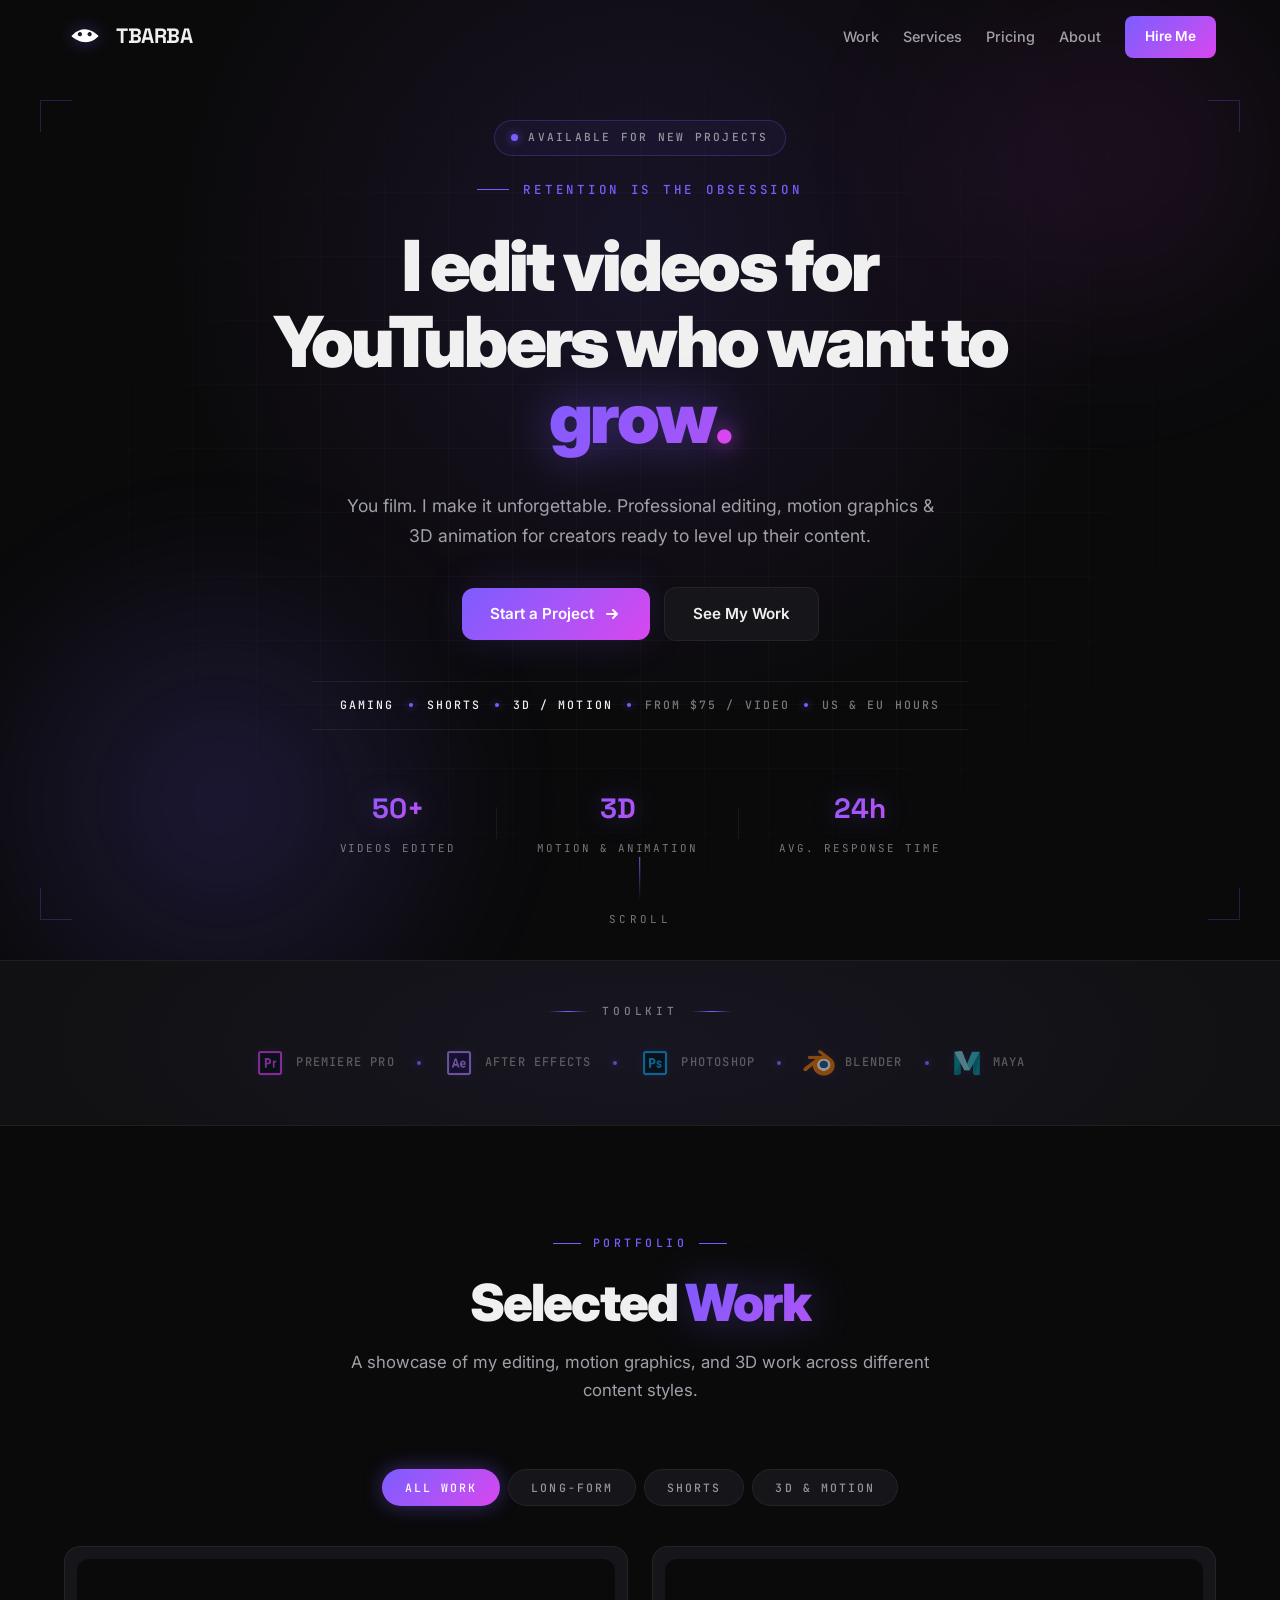
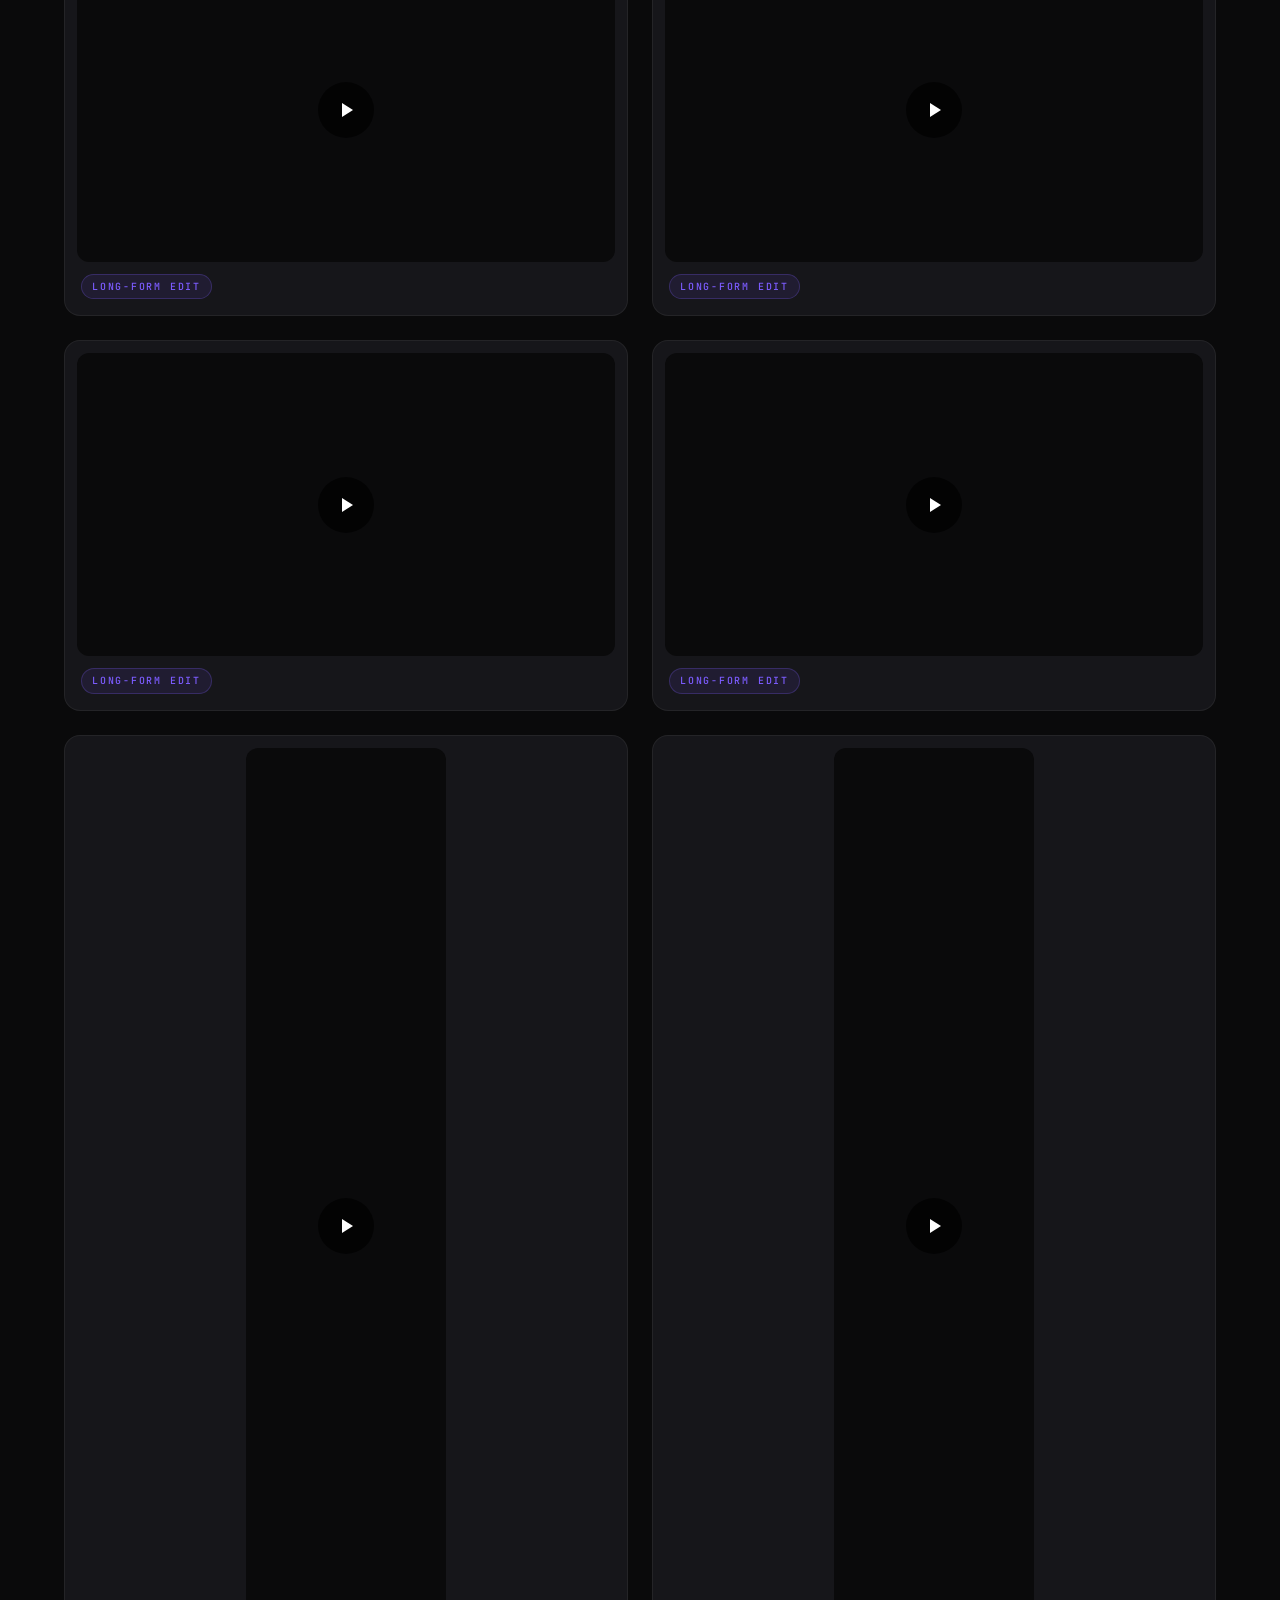
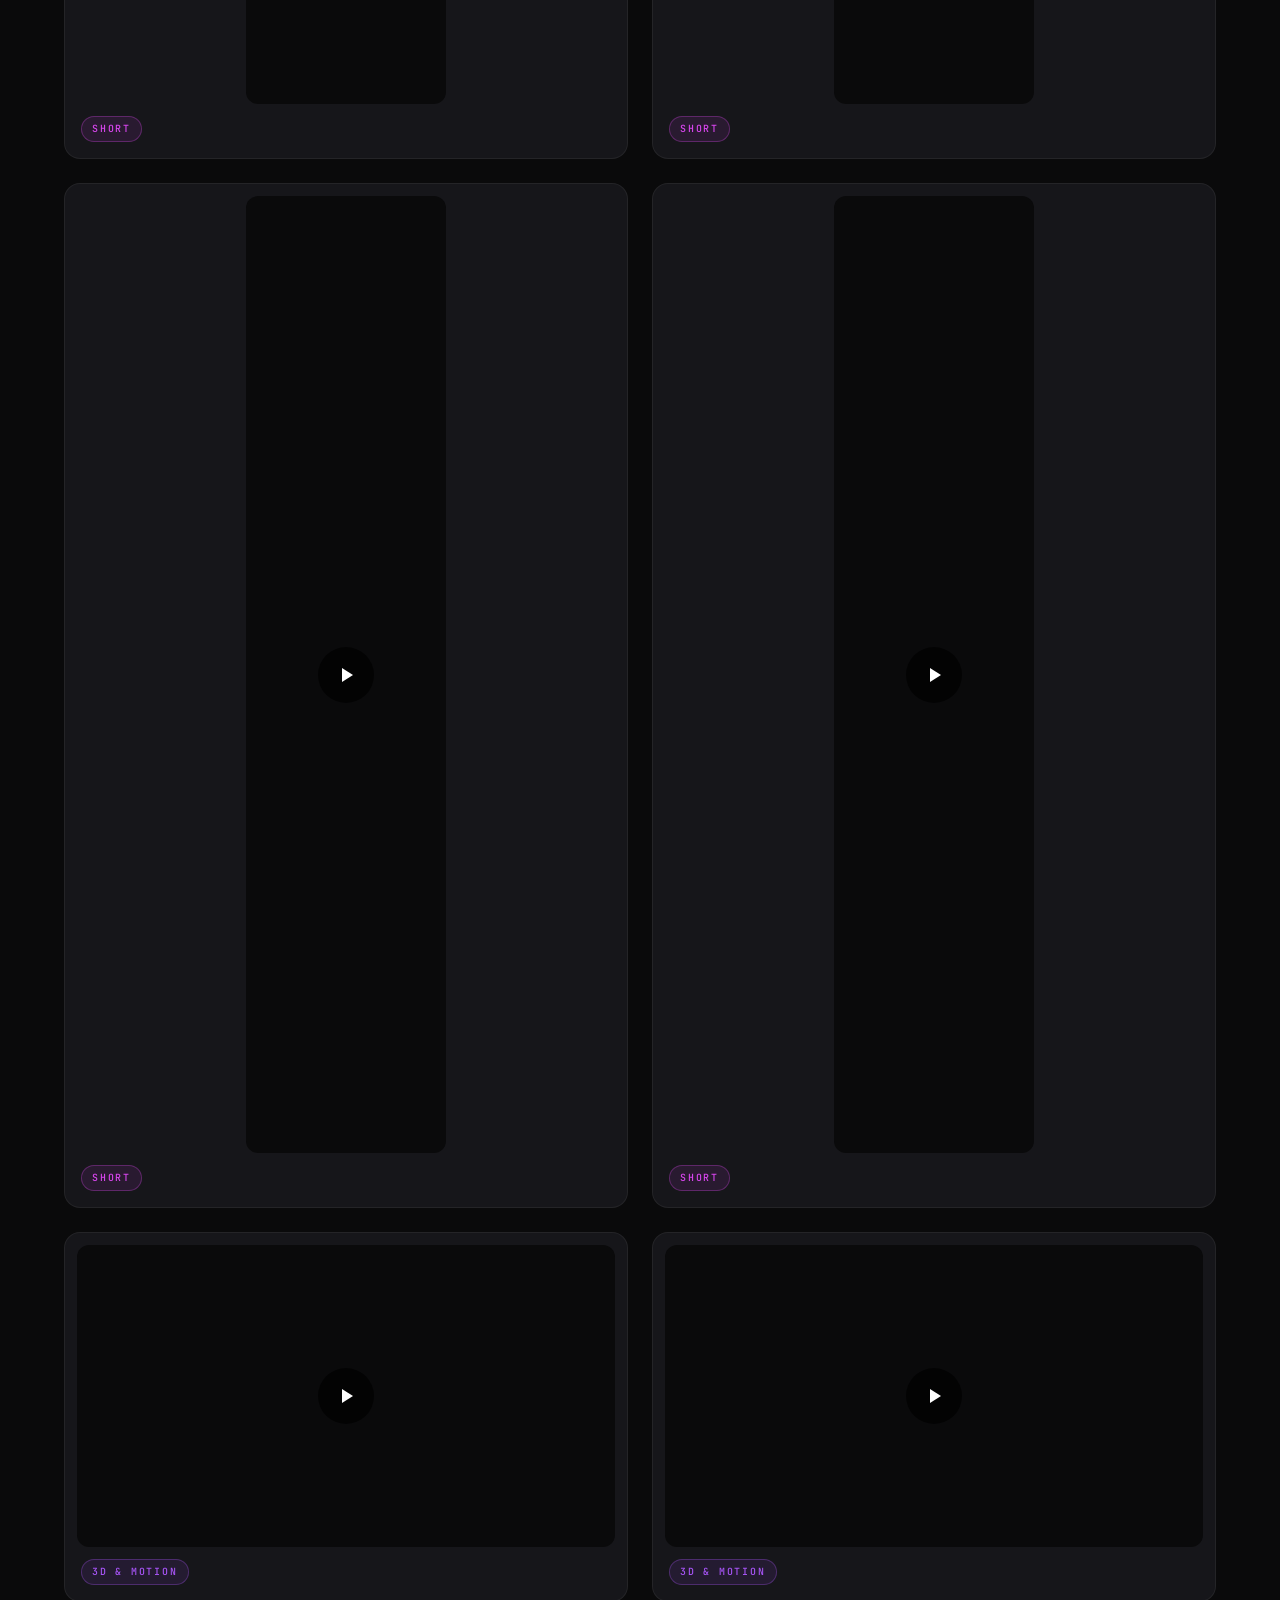
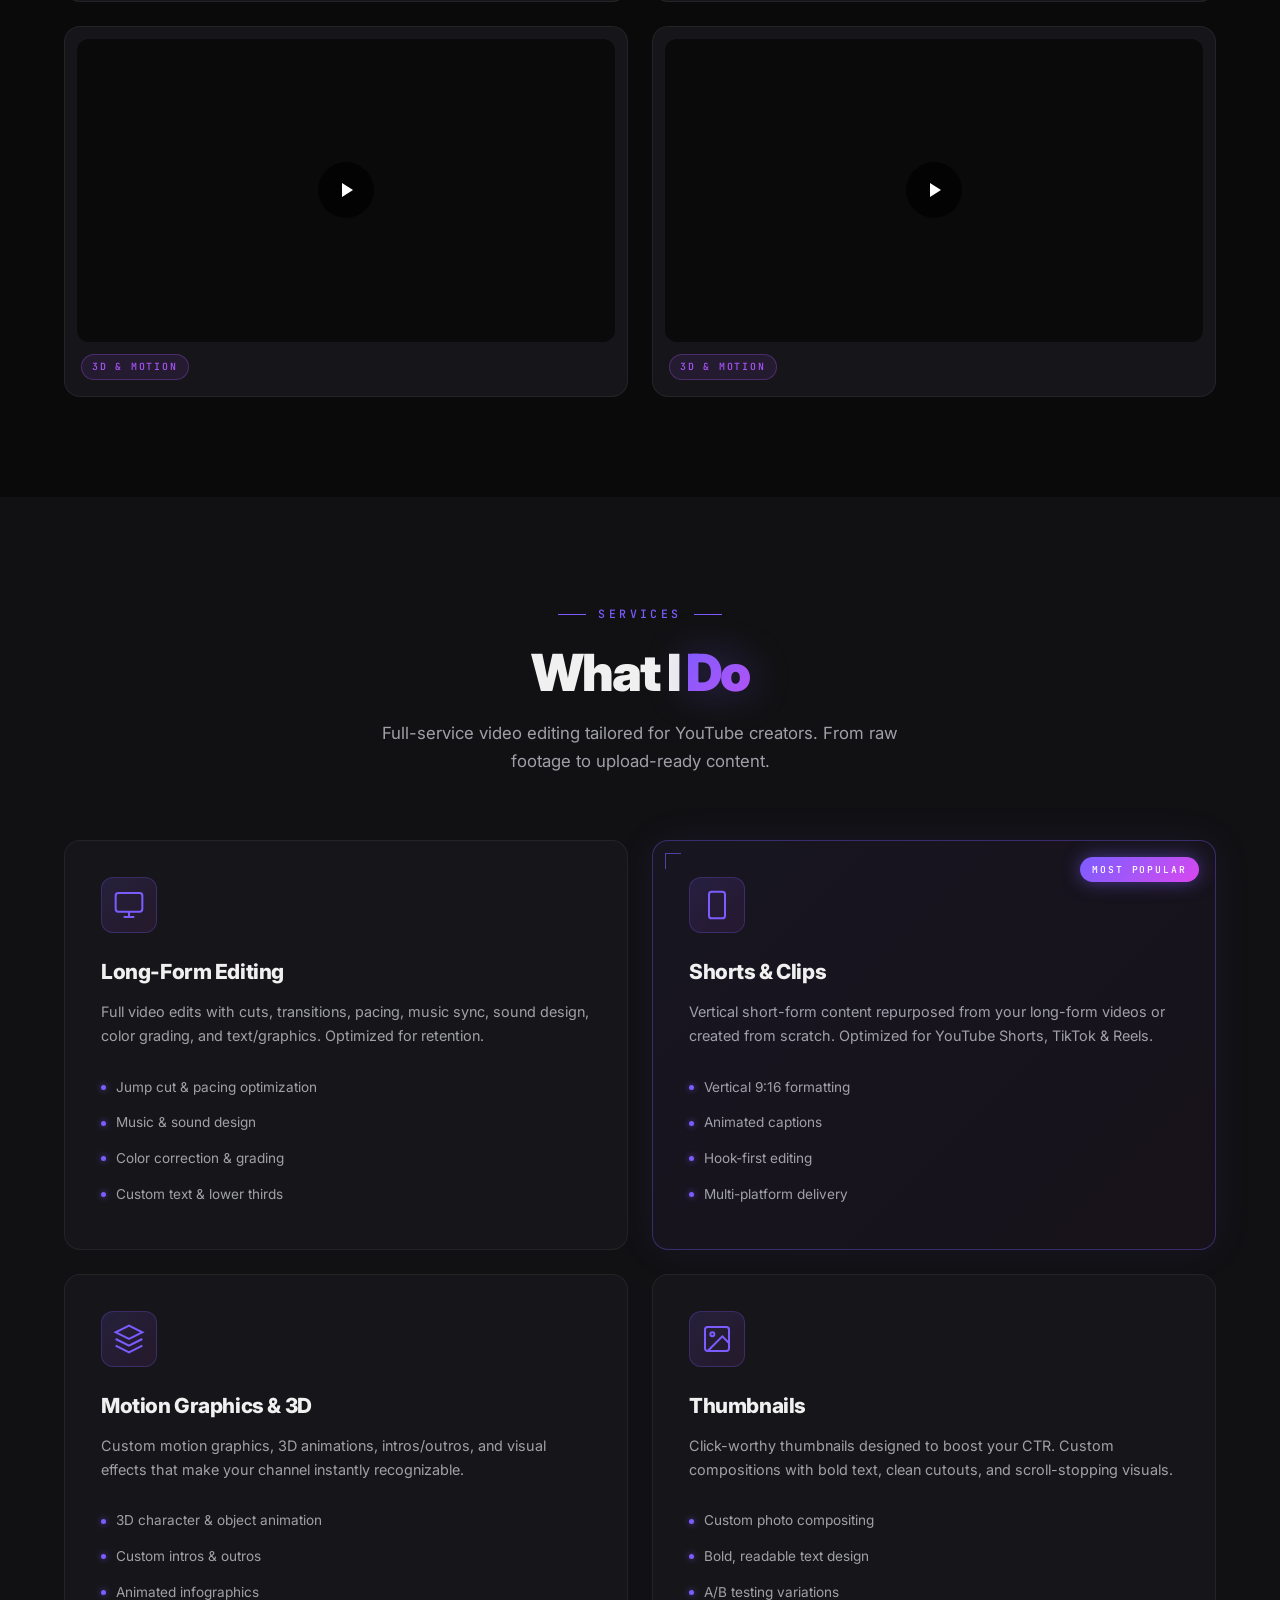
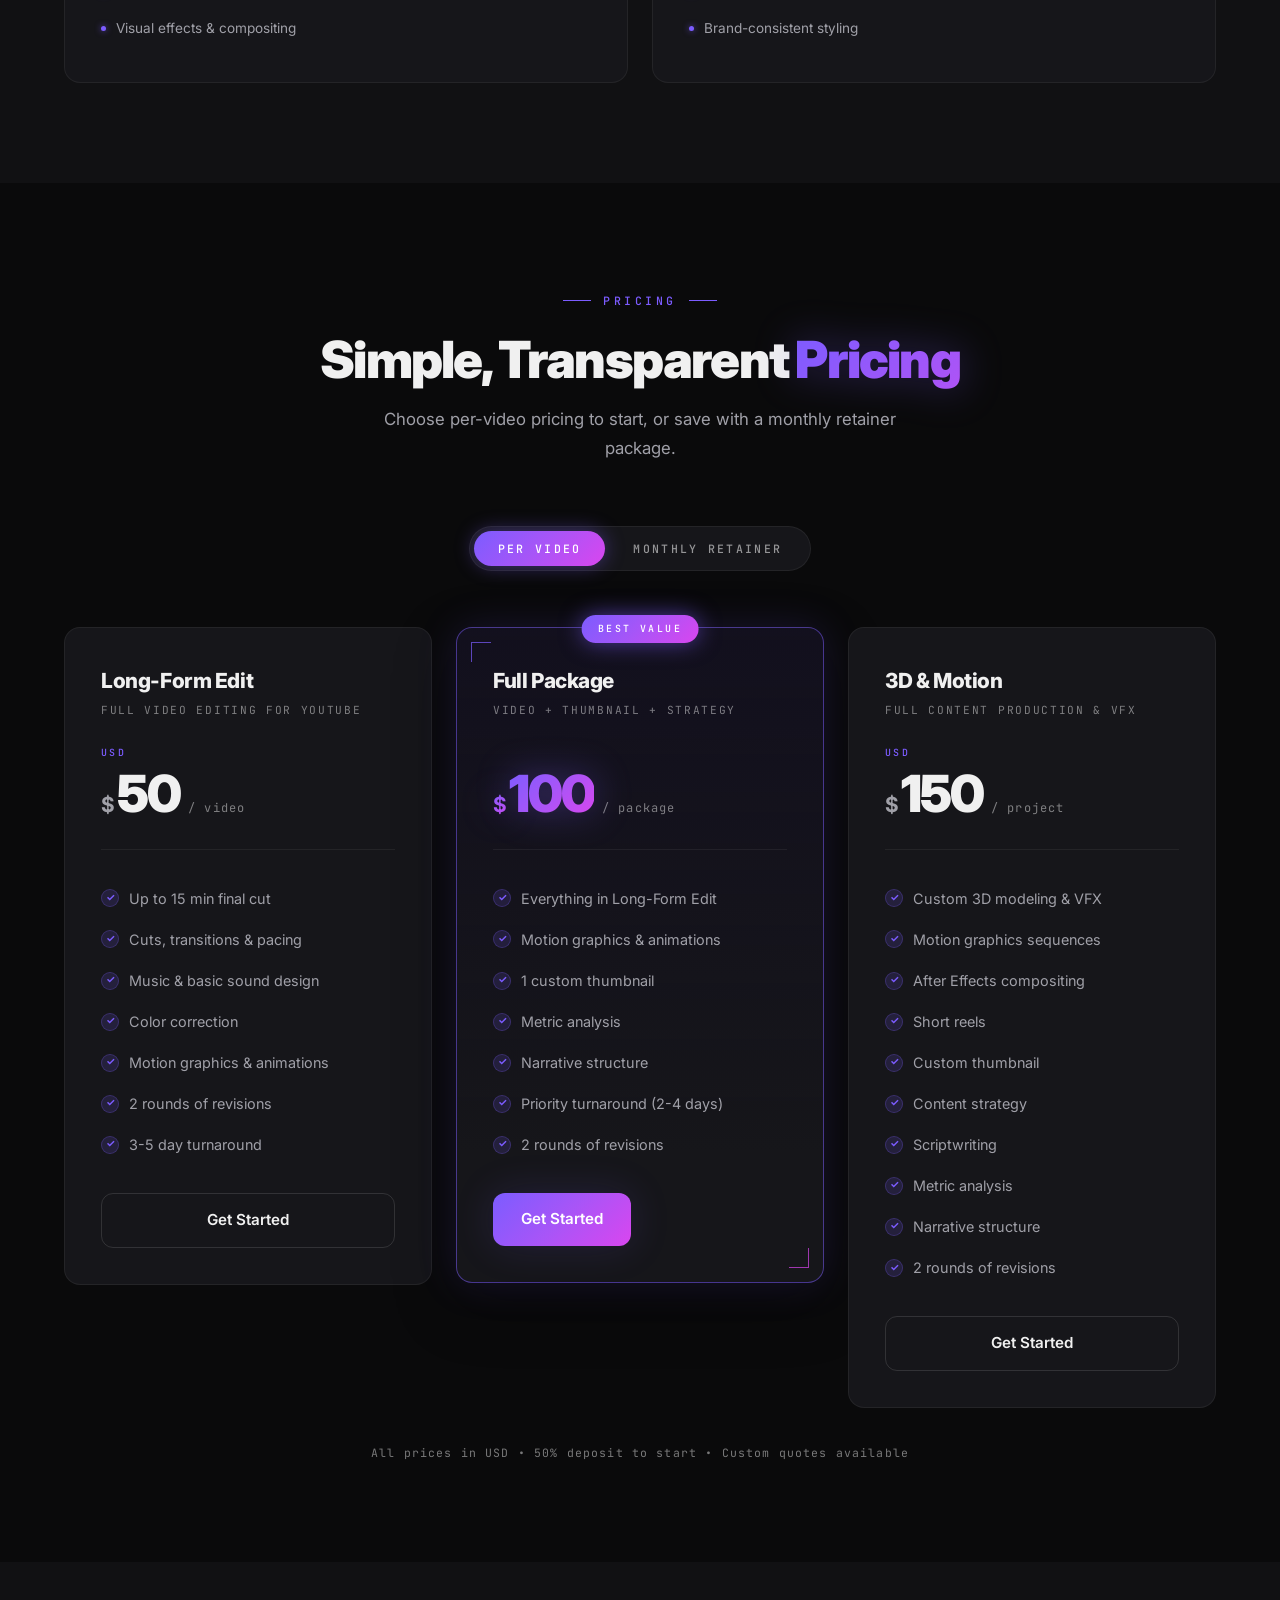
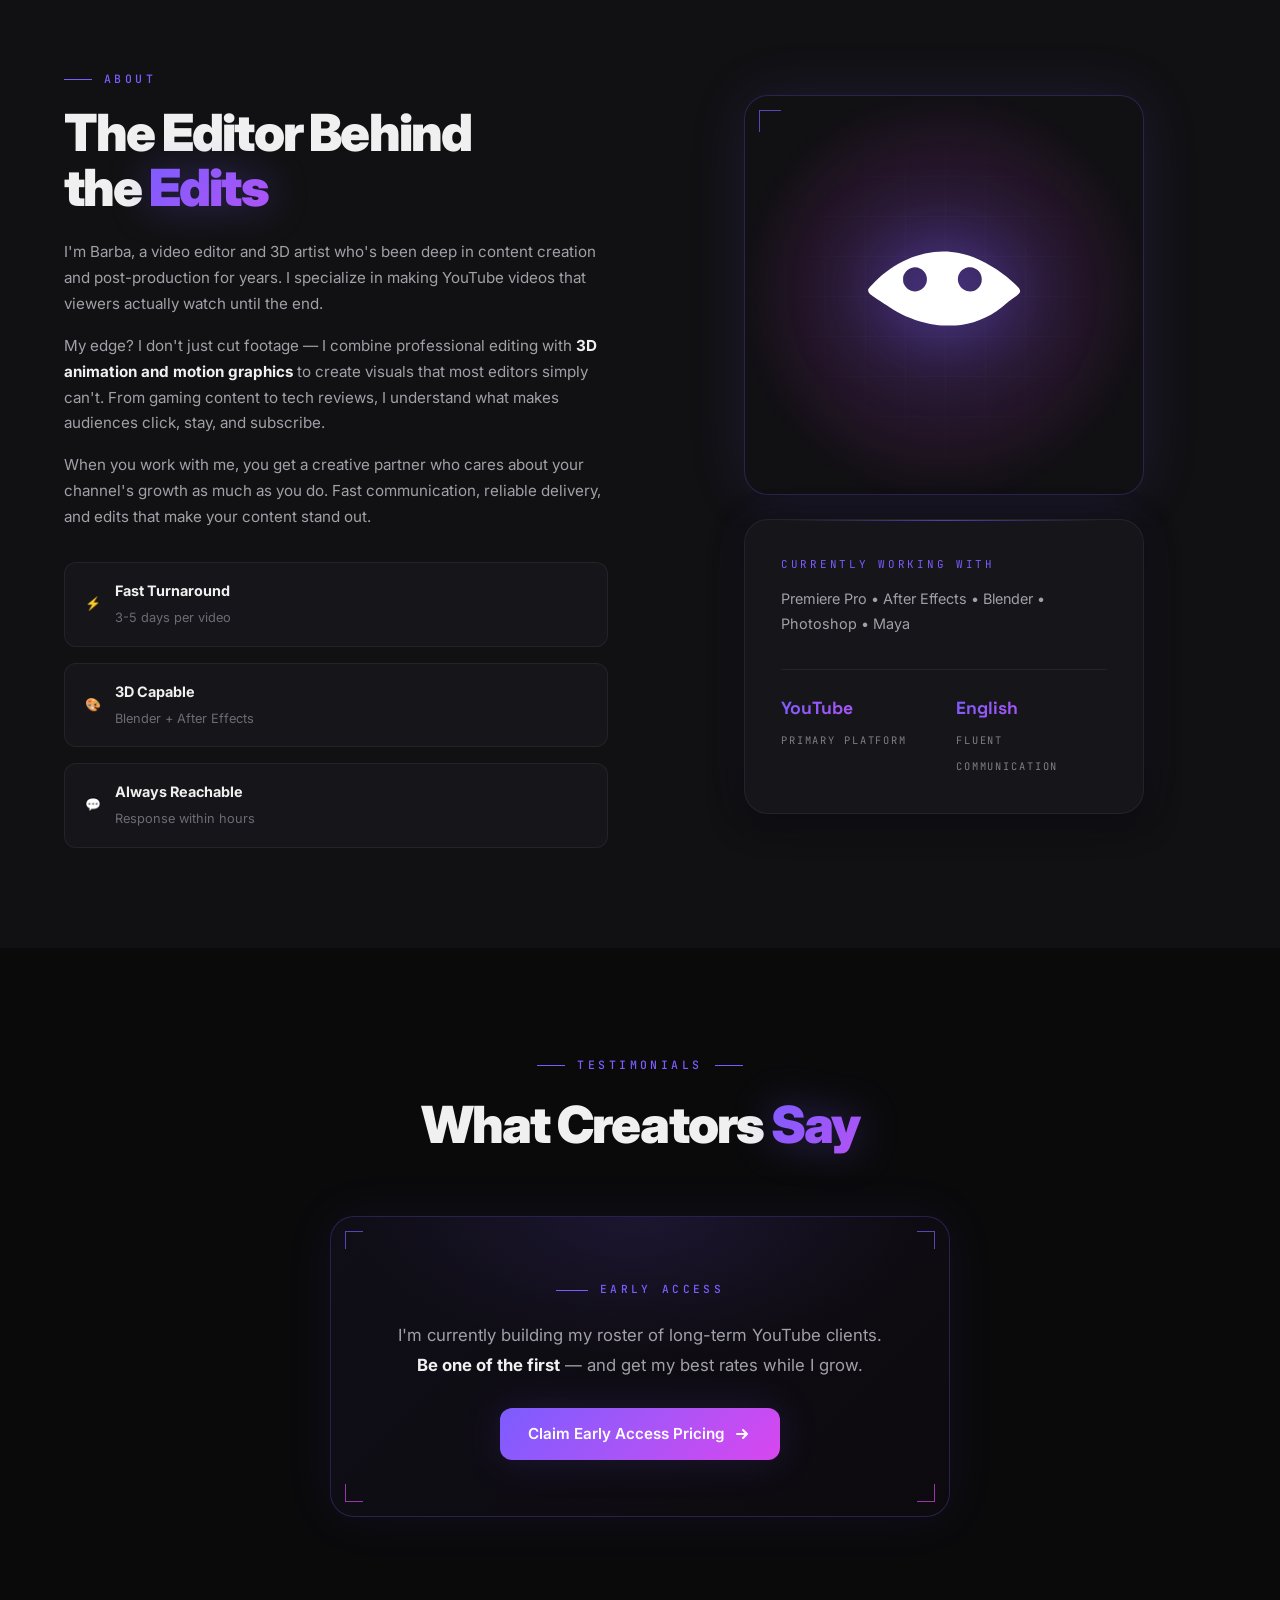
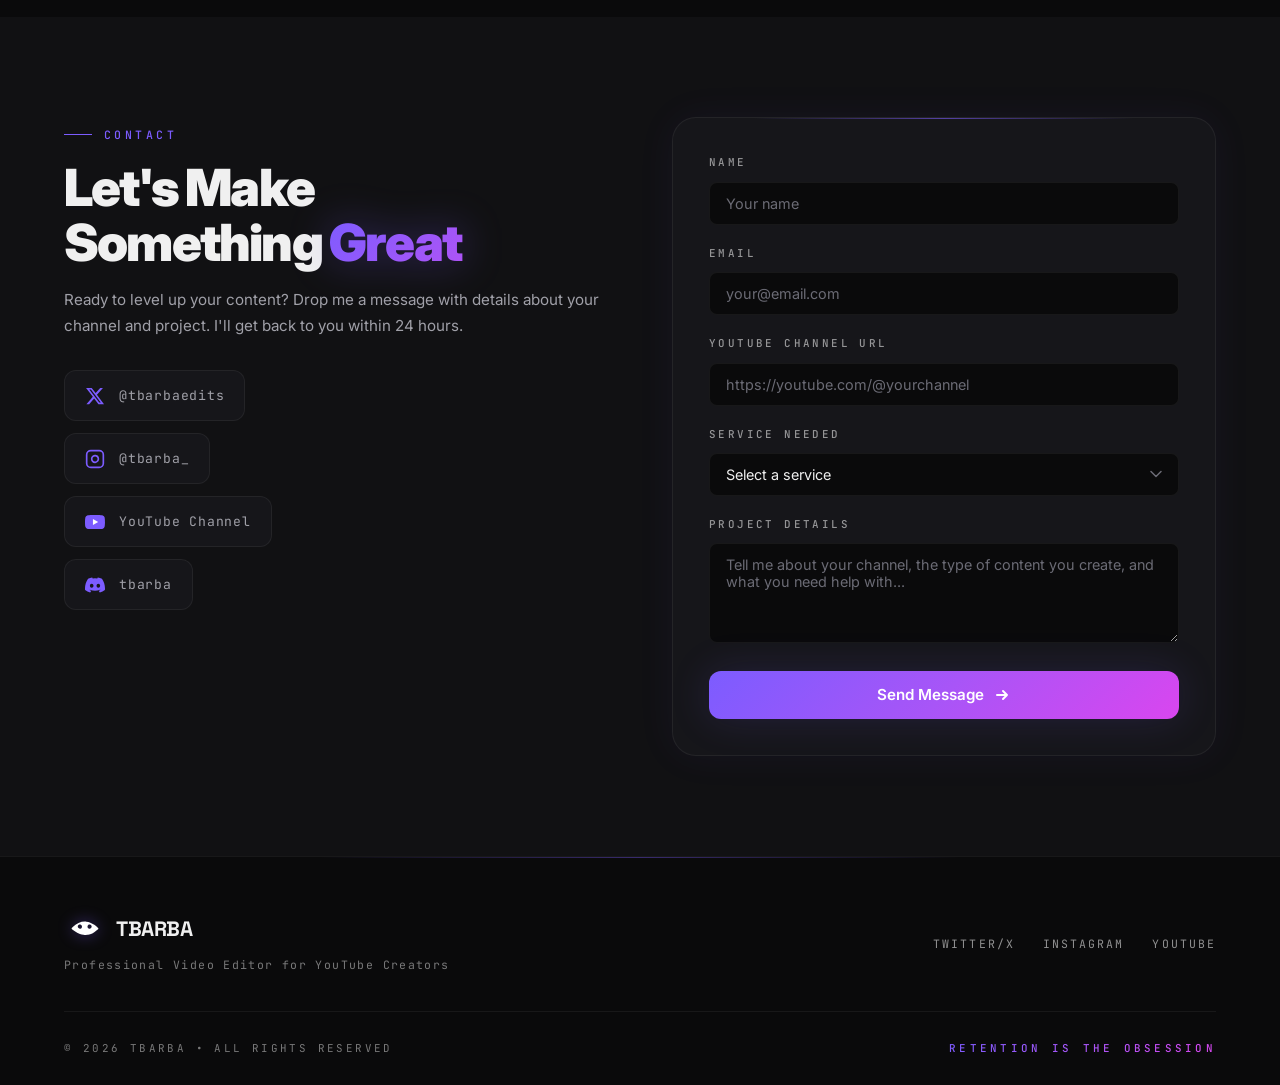
<file: index.html>
<!DOCTYPE html>
<html lang="en">
<head>
    <meta charset="UTF-8">
    <meta name="viewport" content="width=device-width, initial-scale=1.0">
    <title>TBarba | Professional Video Editor for YouTube Creators</title>
    <meta name="description" content="Professional video editor specializing in YouTube content. Motion graphics, 3D animation, shorts, and full-service editing for creators who want to grow.">
    <meta name="keywords" content="video editor, YouTube editor, freelance editor, motion graphics, 3D animation, hire video editor">
    <meta property="og:title" content="TBarba | Professional Video Editor for YouTube Creators">
    <meta property="og:description" content="You film. I make it unforgettable. Professional editing, motion graphics & 3D for YouTube creators.">
    <meta property="og:type" content="website">
    <meta property="og:image" content="assets/tbarba-logo.jpg">
    <link rel="icon" type="image/svg+xml" href="assets/tbarba-logo.svg?v=2">
    <link rel="apple-touch-icon" href="assets/tbarba-logo.svg?v=2">
    <link rel="preconnect" href="https://fonts.googleapis.com">
    <link rel="preconnect" href="https://fonts.gstatic.com" crossorigin>
    <link href="https://fonts.googleapis.com/css2?family=Inter:wght@300;400;500;600;700;800;900&family=Space+Grotesk:wght@400;500;600;700&family=JetBrains+Mono:wght@400;500;600&display=swap" rel="stylesheet">
    <link rel="stylesheet" href="style.css?v=6">
</head>
<body>
    <!-- Navigation -->
    <nav class="nav" id="nav">
        <div class="nav-container">
            <a href="#hero" class="nav-logo">
                <img src="assets/tbarba-logo.svg" alt="TBarba Logo" class="nav-logo-img">
                <span class="logo-text">TBARBA</span>
            </a>
            <div class="nav-links" id="navLinks">
                <a href="#work" class="nav-link">Work</a>
                <a href="#services" class="nav-link">Services</a>
                <a href="#pricing" class="nav-link">Pricing</a>
                <a href="#about" class="nav-link">About</a>
                <a href="#contact" class="nav-btn">Hire Me</a>
            </div>
            <button class="nav-toggle" id="navToggle" aria-label="Toggle menu">
                <span></span>
                <span></span>
                <span></span>
            </button>
        </div>
    </nav>

    <!-- Hero Section -->
    <section class="hero" id="hero">
        <div class="hero-bg">
            <div class="hero-gradient"></div>
            <div class="hero-glow-bl"></div>
            <div class="hero-glow-tr"></div>
            <div class="hero-grid"></div>
            <div class="hero-cursor-glow" id="heroCursorGlow"></div>
        </div>
        <div class="corner corner-tl"></div>
        <div class="corner corner-tr"></div>
        <div class="corner corner-bl"></div>
        <div class="corner corner-br"></div>
        <div class="hero-content">
            <div class="hero-badge">
                <span class="badge-dot"></span>
                <span class="badge-text">AVAILABLE FOR NEW PROJECTS</span>
            </div>
            <div class="hero-eyebrow">
                <span class="eyebrow-line"></span>
                <span>RETENTION IS THE OBSESSION</span>
            </div>
            <h1 class="hero-title reveal-words">
                <span>I</span> <span>edit</span> <span>videos</span> <span>for</span><br>
                <span>YouTubers</span> <span>who</span> <span>want</span> <span>to</span> <span class="hero-title-gradient">grow<span class="cursor-underscore">.</span></span>
            </h1>
            <p class="hero-subtitle">
                You film. I make it unforgettable. Professional editing, motion graphics
                &amp; 3D animation for creators ready to level up their content.
            </p>
            <div class="hero-cta">
                <a href="#contact" class="btn btn-primary magnetic">
                    <span>Start a Project</span>
                    <svg width="20" height="20" viewBox="0 0 20 20" fill="none"><path d="M5 10h10m0 0l-4-4m4 4l-4 4" stroke="currentColor" stroke-width="2" stroke-linecap="round" stroke-linejoin="round"/></svg>
                </a>
                <a href="#work" class="btn btn-secondary magnetic">
                    <span>See My Work</span>
                </a>
            </div>
            <div class="hero-ticker">
                <span class="tk-item">GAMING</span>
                <span class="tk-dot"></span>
                <span class="tk-item">SHORTS</span>
                <span class="tk-dot"></span>
                <span class="tk-item">3D / MOTION</span>
                <span class="tk-dot"></span>
                <span class="tk-meta">FROM $75 / VIDEO</span>
                <span class="tk-dot"></span>
                <span class="tk-meta">US &amp; EU HOURS</span>
            </div>
            <div class="hero-stats">
                <div class="stat">
                    <span class="stat-number" data-count="50" data-suffix="+">50+</span>
                    <span class="stat-label">Videos Edited</span>
                </div>
                <div class="stat-divider"></div>
                <div class="stat">
                    <span class="stat-number">3D</span>
                    <span class="stat-label">Motion &amp; Animation</span>
                </div>
                <div class="stat-divider"></div>
                <div class="stat">
                    <span class="stat-number" data-count="24" data-suffix="h">24h</span>
                    <span class="stat-label">Avg. Response Time</span>
                </div>
            </div>
        </div>
        <div class="hero-scroll">
            <div class="scroll-line"></div>
            <span>SCROLL</span>
        </div>
    </section>

    <!-- Software Bar -->
    <section class="tools-bar">
        <div class="container">
            <div class="tools-eyebrow">
                <span class="eyebrow-line"></span>
                <span>TOOLKIT</span>
                <span class="eyebrow-line"></span>
            </div>
            <div class="tools-grid">
                <div class="tool-item">
                    <img src="assets/premiere-logo.png" alt="Premiere Pro" class="tool-logo-img">
                    <span class="tool-name">Premiere Pro</span>
                </div>
                <span class="tool-dot"></span>
                <div class="tool-item">
                    <img src="assets/aftereffects-logo.png" alt="After Effects" class="tool-logo-img">
                    <span class="tool-name">After Effects</span>
                </div>
                <span class="tool-dot"></span>
                <div class="tool-item">
                    <img src="assets/photoshop-logo.png" alt="Photoshop" class="tool-logo-img">
                    <span class="tool-name">Photoshop</span>
                </div>
                <span class="tool-dot"></span>
                <div class="tool-item">
                    <img src="assets/blender-logo.png" alt="Blender" class="tool-logo-img">
                    <span class="tool-name">Blender</span>
                </div>
                <span class="tool-dot"></span>
                <div class="tool-item">
                    <img src="assets/maya-logo.png" alt="Maya" class="tool-logo-img">
                    <span class="tool-name">Maya</span>
                </div>
            </div>
        </div>
    </section>

    <!-- Work / Portfolio Section -->
    <section class="work" id="work">
        <div class="container">
            <div class="section-header">
                <span class="section-tag">Portfolio</span>
                <h2 class="section-title">Selected <span class="title-gradient">Work</span></h2>
                <p class="section-desc">A showcase of my editing, motion graphics, and 3D work across different content styles.</p>
            </div>

            <!-- Filter Tabs -->
            <div class="work-filters">
                <button class="filter-btn active" data-filter="all">All Work</button>
                <button class="filter-btn" data-filter="longform">Long-Form</button>
                <button class="filter-btn" data-filter="shorts">Shorts</button>
                <button class="filter-btn" data-filter="3d">3D & Motion</button>
            </div>

            <!-- Video Grid (loaded dynamically from portfolio.json) -->
            <div class="work-grid" id="workGrid">
                <!-- Videos are injected by script.js from portfolio.json -->
            </div>

            <!-- Channels Section -->
            <div class="channels-section" id="channelsSection" style="display:none;">
                <h3 class="channels-title">Channels I've Worked With</h3>
                <div class="channels-grid" id="channelsGrid"></div>
            </div>
        </div>
    </section>

    <!-- Services Section -->
    <section class="services" id="services">
        <div class="container">
            <div class="section-header">
                <span class="section-tag">Services</span>
                <h2 class="section-title">What I <span class="title-gradient">Do</span></h2>
                <p class="section-desc">Full-service video editing tailored for YouTube creators. From raw footage to upload-ready content.</p>
            </div>
            <div class="services-grid">
                <div class="service-card">
                    <div class="service-icon">
                        <svg width="32" height="32" viewBox="0 0 24 24" fill="none" stroke="currentColor" stroke-width="1.5"><rect x="2" y="3" width="20" height="14" rx="2"/><polyline points="8 21 16 21"/><line x1="12" y1="17" x2="12" y2="21"/></svg>
                    </div>
                    <h3 class="service-name">Long-Form Editing</h3>
                    <p class="service-desc">Full video edits with cuts, transitions, pacing, music sync, sound design, color grading, and text/graphics. Optimized for retention.</p>
                    <ul class="service-list">
                        <li>Jump cut & pacing optimization</li>
                        <li>Music & sound design</li>
                        <li>Color correction & grading</li>
                        <li>Custom text & lower thirds</li>
                    </ul>
                </div>

                <div class="service-card service-card-featured">
                    <div class="service-badge">Most Popular</div>
                    <div class="service-icon">
                        <svg width="32" height="32" viewBox="0 0 24 24" fill="none" stroke="currentColor" stroke-width="1.5"><rect x="6" y="2" width="12" height="20" rx="2"/><line x1="12" y1="18" x2="12" y2="18.01"/></svg>
                    </div>
                    <h3 class="service-name">Shorts & Clips</h3>
                    <p class="service-desc">Vertical short-form content repurposed from your long-form videos or created from scratch. Optimized for YouTube Shorts, TikTok & Reels.</p>
                    <ul class="service-list">
                        <li>Vertical 9:16 formatting</li>
                        <li>Animated captions</li>
                        <li>Hook-first editing</li>
                        <li>Multi-platform delivery</li>
                    </ul>
                </div>

                <div class="service-card">
                    <div class="service-icon">
                        <svg width="32" height="32" viewBox="0 0 24 24" fill="none" stroke="currentColor" stroke-width="1.5"><path d="M12 2L2 7l10 5 10-5-10-5z"/><path d="M2 17l10 5 10-5"/><path d="M2 12l10 5 10-5"/></svg>
                    </div>
                    <h3 class="service-name">Motion Graphics & 3D</h3>
                    <p class="service-desc">Custom motion graphics, 3D animations, intros/outros, and visual effects that make your channel instantly recognizable.</p>
                    <ul class="service-list">
                        <li>3D character & object animation</li>
                        <li>Custom intros & outros</li>
                        <li>Animated infographics</li>
                        <li>Visual effects & compositing</li>
                    </ul>
                </div>

                <div class="service-card">
                    <div class="service-icon">
                        <svg width="32" height="32" viewBox="0 0 24 24" fill="none" stroke="currentColor" stroke-width="1.5"><rect x="3" y="3" width="18" height="18" rx="2"/><circle cx="8.5" cy="8.5" r="1.5"/><path d="M21 15l-5-5L5 21"/></svg>
                    </div>
                    <h3 class="service-name">Thumbnails</h3>
                    <p class="service-desc">Click-worthy thumbnails designed to boost your CTR. Custom compositions with bold text, clean cutouts, and scroll-stopping visuals.</p>
                    <ul class="service-list">
                        <li>Custom photo compositing</li>
                        <li>Bold, readable text design</li>
                        <li>A/B testing variations</li>
                        <li>Brand-consistent styling</li>
                    </ul>
                </div>
            </div>
        </div>
    </section>

    <!-- Pricing Section -->
    <section class="pricing" id="pricing">
        <div class="container">
            <div class="section-header">
                <span class="section-tag">Pricing</span>
                <h2 class="section-title">Simple, Transparent <span class="title-gradient">Pricing</span></h2>
                <p class="section-desc">Choose per-video pricing to start, or save with a monthly retainer package.</p>
            </div>

            <div class="pricing-toggle">
                <button class="pricing-toggle-btn active" data-pricing="per-video">Per Video</button>
                <button class="pricing-toggle-btn" data-pricing="monthly">Monthly Retainer</button>
            </div>

            <!-- Per Video Pricing -->
            <div class="pricing-grid" id="per-video-pricing">
                <div class="pricing-card">
                    <div class="pricing-card-header">
                        <h3>Long-Form Edit</h3>
                        <p class="pricing-desc">Full video editing for YouTube</p>
                    </div>
                    <div class="pricing-amount">
                        <span class="pricing-currency"><span class="pricing-usd">USD</span> $</span>
                        <span class="pricing-number">50</span>
                        <span class="pricing-period">/ video</span>
                    </div>
                    <ul class="pricing-features">
                        <li><span class="check">&#10003;</span> Up to 15 min final cut</li>
                        <li><span class="check">&#10003;</span> Cuts, transitions & pacing</li>
                        <li><span class="check">&#10003;</span> Music & basic sound design</li>
                        <li><span class="check">&#10003;</span> Color correction</li>
                        <li><span class="check">&#10003;</span> Motion graphics & animations</li>
                        <li><span class="check">&#10003;</span> 2 rounds of revisions</li>
                        <li><span class="check">&#10003;</span> 3-5 day turnaround</li>
                    </ul>
                    <a href="#contact" class="btn btn-outline">Get Started</a>
                </div>

                <div class="pricing-card pricing-card-featured">
                    <div class="pricing-popular">Best Value</div>
                    <div class="pricing-card-header">
                        <h3>Full Package</h3>
                        <p class="pricing-desc">Video + Thumbnail + Strategy</p>
                    </div>
                    <div class="pricing-amount">
                        <span class="pricing-currency"><span class="pricing-usd">USD</span> $</span>
                        <span class="pricing-number">100</span>
                        <span class="pricing-period">/ package</span>
                    </div>
                    <ul class="pricing-features">
                        <li><span class="check">&#10003;</span> Everything in Long-Form Edit</li>
                        <li><span class="check">&#10003;</span> Motion graphics & animations</li>
                        <li><span class="check">&#10003;</span> 1 custom thumbnail</li>
                        <li><span class="check">&#10003;</span> Metric analysis</li>
                        <li><span class="check">&#10003;</span> Narrative structure</li>
                        <li><span class="check">&#10003;</span> Priority turnaround (2-4 days)</li>
                        <li><span class="check">&#10003;</span> 2 rounds of revisions</li>
                    </ul>
                    <a href="#contact" class="btn btn-primary">Get Started</a>
                </div>

                <div class="pricing-card">
                    <div class="pricing-card-header">
                        <h3>3D & Motion</h3>
                        <p class="pricing-desc">Full content production & VFX</p>
                    </div>
                    <div class="pricing-amount">
                        <span class="pricing-currency"><span class="pricing-usd">USD</span> $</span>
                        <span class="pricing-number">150</span>
                        <span class="pricing-period">/ project</span>
                    </div>
                    <ul class="pricing-features">
                        <li><span class="check">&#10003;</span> Custom 3D modeling & VFX</li>
                        <li><span class="check">&#10003;</span> Motion graphics sequences</li>
                        <li><span class="check">&#10003;</span> After Effects compositing</li>
                        <li><span class="check">&#10003;</span> Short reels</li>
                        <li><span class="check">&#10003;</span> Custom thumbnail</li>
                        <li><span class="check">&#10003;</span> Content strategy</li>
                        <li><span class="check">&#10003;</span> Scriptwriting</li>
                        <li><span class="check">&#10003;</span> Metric analysis</li>
                        <li><span class="check">&#10003;</span> Narrative structure</li>
                        <li><span class="check">&#10003;</span> 2 rounds of revisions</li>
                    </ul>
                    <a href="#contact" class="btn btn-outline">Get Started</a>
                </div>
            </div>

            <!-- Monthly Retainer Pricing -->
            <div class="pricing-grid pricing-hidden" id="monthly-pricing">
                <div class="pricing-card">
                    <div class="pricing-card-header">
                        <h3>Starter</h3>
                        <p class="pricing-desc">For weekly uploaders</p>
                    </div>
                    <div class="pricing-amount">
                        <span class="pricing-currency"><span class="pricing-usd">USD</span> $</span>
                        <span class="pricing-number">500</span>
                        <span class="pricing-period">/ month</span>
                    </div>
                    <ul class="pricing-features">
                        <li><span class="check">&#10003;</span> 4 long-form video edits</li>
                        <li><span class="check">&#10003;</span> Motion graphics & animations</li>
                        <li><span class="check">&#10003;</span> Color correction & grading</li>
                        <li><span class="check">&#10003;</span> 2 revisions per video</li>
                        <li><span class="check">&#10003;</span> 4-day turnaround per video</li>
                        <li><span class="check">&#10003;</span> Direct messaging support</li>
                    </ul>
                    <a href="#contact" class="btn btn-outline">Get Started</a>
                </div>

                <div class="pricing-card pricing-card-featured">
                    <div class="pricing-popular">Most Popular</div>
                    <div class="pricing-card-header">
                        <h3>Growth</h3>
                        <p class="pricing-desc">For serious creators</p>
                    </div>
                    <div class="pricing-amount">
                        <span class="pricing-currency"><span class="pricing-usd">USD</span> $</span>
                        <span class="pricing-number">800</span>
                        <span class="pricing-period">/ month</span>
                    </div>
                    <ul class="pricing-features">
                        <li><span class="check">&#10003;</span> 4 long-form video edits</li>
                        <li><span class="check">&#10003;</span> 8 YouTube Shorts</li>
                        <li><span class="check">&#10003;</span> 4 custom thumbnails</li>
                        <li><span class="check">&#10003;</span> Advanced motion graphics</li>
                        <li><span class="check">&#10003;</span> Metric analysis</li>
                        <li><span class="check">&#10003;</span> Narrative structure</li>
                        <li><span class="check">&#10003;</span> 3-day priority turnaround</li>
                        <li><span class="check">&#10003;</span> Dedicated support channel</li>
                    </ul>
                    <a href="#contact" class="btn btn-primary">Get Started</a>
                </div>

                <div class="pricing-card">
                    <div class="pricing-card-header">
                        <h3>Premium</h3>
                        <p class="pricing-desc">Full content team replacement</p>
                    </div>
                    <div class="pricing-amount">
                        <span class="pricing-currency"><span class="pricing-usd">USD</span> $</span>
                        <span class="pricing-number">1,500</span>
                        <span class="pricing-period">/ month</span>
                    </div>
                    <ul class="pricing-features">
                        <li><span class="check">&#10003;</span> 8 long-form video edits</li>
                        <li><span class="check">&#10003;</span> 16 YouTube Shorts</li>
                        <li><span class="check">&#10003;</span> 8 custom thumbnails</li>
                        <li><span class="check">&#10003;</span> Custom 3D & VFX work</li>
                        <li><span class="check">&#10003;</span> Advanced motion graphics</li>
                        <li><span class="check">&#10003;</span> Content strategy</li>
                        <li><span class="check">&#10003;</span> Scriptwriting</li>
                        <li><span class="check">&#10003;</span> Metric analysis</li>
                        <li><span class="check">&#10003;</span> Narrative structure</li>
                        <li><span class="check">&#10003;</span> 48-hour rush turnaround</li>
                    </ul>
                    <a href="#contact" class="btn btn-outline">Get Started</a>
                </div>
            </div>

            <p class="pricing-note">All prices in USD &bull; 50% deposit to start &bull; Custom quotes available</p>
        </div>
    </section>

    <!-- About Section -->
    <section class="about" id="about">
        <div class="container">
            <div class="about-grid">
                <div class="about-content">
                    <span class="section-tag">About</span>
                    <h2 class="section-title">The Editor Behind<br>the <span class="title-gradient">Edits</span></h2>
                    <p class="about-text">
                        I'm Barba, a video editor and 3D artist who's been deep in content creation
                        and post-production for years. I specialize in making YouTube videos that viewers
                        actually watch until the end.
                    </p>
                    <p class="about-text">
                        My edge? I don't just cut footage &mdash; I combine professional editing with
                        <strong>3D animation and motion graphics</strong> to create visuals that most editors
                        simply can't. From gaming content to tech reviews, I understand what makes audiences
                        click, stay, and subscribe.
                    </p>
                    <p class="about-text">
                        When you work with me, you get a creative partner who cares about your channel's
                        growth as much as you do. Fast communication, reliable delivery, and edits that
                        make your content stand out.
                    </p>
                    <div class="about-highlights">
                        <div class="highlight">
                            <span class="highlight-icon">&#9889;</span>
                            <div>
                                <strong>Fast Turnaround</strong>
                                <span>3-5 days per video</span>
                            </div>
                        </div>
                        <div class="highlight">
                            <span class="highlight-icon">&#127912;</span>
                            <div>
                                <strong>3D Capable</strong>
                                <span>Blender + After Effects</span>
                            </div>
                        </div>
                        <div class="highlight">
                            <span class="highlight-icon">&#128172;</span>
                            <div>
                                <strong>Always Reachable</strong>
                                <span>Response within hours</span>
                            </div>
                        </div>
                    </div>
                </div>
                <div class="about-visual">
                    <div class="about-logo-display">
                        <img src="assets/tbarba-logo.svg" alt="TBarba Logo" class="about-logo-img">
                    </div>
                    <div class="about-card">
                        <div class="about-card-inner">
                            <div class="about-card-top">
                                <span class="card-label">Currently Working With</span>
                                <span class="card-software">Premiere Pro &bull; After Effects &bull; Blender &bull; Photoshop &bull; Maya</span>
                            </div>
                            <div class="about-card-bottom">
                                <div class="card-stat">
                                    <span class="card-stat-value">YouTube</span>
                                    <span class="card-stat-label">Primary Platform</span>
                                </div>
                                <div class="card-stat">
                                    <span class="card-stat-value">English</span>
                                    <span class="card-stat-label">Fluent Communication</span>
                                </div>
                            </div>
                        </div>
                    </div>
                </div>
            </div>
        </div>
    </section>

    <!-- Testimonials placeholder -->
    <section class="testimonials" id="testimonials">
        <div class="container">
            <div class="section-header">
                <span class="section-tag">Testimonials</span>
                <h2 class="section-title">What Creators <span class="title-gradient">Say</span></h2>
            </div>
            <div class="testimonials-placeholder">
                <div class="placeholder-corner placeholder-corner-tl"></div>
                <div class="placeholder-corner placeholder-corner-tr"></div>
                <div class="placeholder-corner placeholder-corner-bl"></div>
                <div class="placeholder-corner placeholder-corner-br"></div>
                <div class="placeholder-eyebrow">
                    <span class="eyebrow-line"></span>
                    <span>EARLY ACCESS</span>
                </div>
                <p>I'm currently building my roster of long-term YouTube clients.<br>
                <strong>Be one of the first</strong> &mdash; and get my best rates while I grow.</p>
                <a href="#contact" class="btn btn-primary magnetic">
                    <span>Claim Early Access Pricing</span>
                    <svg width="20" height="20" viewBox="0 0 20 20" fill="none"><path d="M5 10h10m0 0l-4-4m4 4l-4 4" stroke="currentColor" stroke-width="2" stroke-linecap="round" stroke-linejoin="round"/></svg>
                </a>
            </div>
        </div>
    </section>

    <!-- Contact Section -->
    <section class="contact" id="contact">
        <div class="container">
            <div class="contact-grid">
                <div class="contact-info">
                    <span class="section-tag">Contact</span>
                    <h2 class="section-title">Let's Make<br>Something <span class="title-gradient">Great</span></h2>
                    <p class="contact-text">
                        Ready to level up your content? Drop me a message with details about
                        your channel and project. I'll get back to you within 24 hours.
                    </p>
                    <div class="contact-links">
                        <a href="https://x.com/tbarbaedits" target="_blank" rel="noopener" class="contact-link">
                            <svg width="20" height="20" viewBox="0 0 24 24" fill="currentColor"><path d="M18.244 2.25h3.308l-7.227 8.26 8.502 11.24H16.17l-5.214-6.817L4.99 21.75H1.68l7.73-8.835L1.254 2.25H8.08l4.713 6.231zm-1.161 17.52h1.833L7.084 4.126H5.117z"/></svg>
                            <span>@tbarbaedits</span>
                        </a>
                        <a href="https://www.instagram.com/tbarba_/" target="_blank" rel="noopener" class="contact-link">
                            <svg width="20" height="20" viewBox="0 0 24 24" fill="none" stroke="currentColor" stroke-width="2"><rect x="2" y="2" width="20" height="20" rx="5"/><path d="M16 11.37A4 4 0 1 1 12.63 8 4 4 0 0 1 16 11.37z"/><line x1="17.5" y1="6.5" x2="17.51" y2="6.5"/></svg>
                            <span>@tbarba_</span>
                        </a>
                        <a href="https://www.youtube.com/@tbarba/featured" target="_blank" rel="noopener" class="contact-link">
                            <svg width="20" height="20" viewBox="0 0 24 24" fill="currentColor"><path d="M23.498 6.186a3.016 3.016 0 0 0-2.122-2.136C19.505 3.545 12 3.545 12 3.545s-7.505 0-9.377.505A3.017 3.017 0 0 0 .502 6.186C0 8.07 0 12 0 12s0 3.93.502 5.814a3.016 3.016 0 0 0 2.122 2.136c1.871.505 9.376.505 9.376.505s7.505 0 9.377-.505a3.015 3.015 0 0 0 2.122-2.136C24 15.93 24 12 24 12s0-3.93-.502-5.814z"/><path fill="#fff" d="M9.545 15.568V8.432L15.818 12z"/></svg>
                            <span>YouTube Channel</span>
                        </a>
                        <a href="https://discord.com/users/667856905464578079" target="_blank" rel="noopener" class="contact-link">
                            <svg width="20" height="20" viewBox="0 0 24 24" fill="currentColor"><path d="M20.317 4.37a19.791 19.791 0 0 0-4.885-1.515.074.074 0 0 0-.079.037c-.21.375-.444.864-.608 1.25a18.27 18.27 0 0 0-5.487 0 12.64 12.64 0 0 0-.617-1.25.077.077 0 0 0-.079-.037A19.736 19.736 0 0 0 3.677 4.37a.07.07 0 0 0-.032.027C.533 9.046-.32 13.58.099 18.057a.082.082 0 0 0 .031.057 19.9 19.9 0 0 0 5.993 3.03.078.078 0 0 0 .084-.028c.462-.63.874-1.295 1.226-1.994a.076.076 0 0 0-.041-.106 13.107 13.107 0 0 1-1.872-.892.077.077 0 0 1-.008-.128 10.2 10.2 0 0 0 .372-.292.074.074 0 0 1 .077-.01c3.928 1.793 8.18 1.793 12.062 0a.074.074 0 0 1 .078.01c.12.098.246.198.373.292a.077.077 0 0 1-.006.127 12.299 12.299 0 0 1-1.873.892.077.077 0 0 0-.041.107c.36.698.772 1.362 1.225 1.993a.076.076 0 0 0 .084.028 19.839 19.839 0 0 0 6.002-3.03.077.077 0 0 0 .032-.054c.5-5.177-.838-9.674-3.549-13.66a.061.061 0 0 0-.031-.03zM8.02 15.33c-1.183 0-2.157-1.085-2.157-2.419 0-1.333.956-2.419 2.157-2.419 1.21 0 2.176 1.095 2.157 2.42 0 1.333-.956 2.418-2.157 2.418zm7.975 0c-1.183 0-2.157-1.085-2.157-2.419 0-1.333.956-2.419 2.157-2.419 1.21 0 2.176 1.095 2.157 2.42 0 1.333-.947 2.418-2.157 2.418z"/></svg>
                            <span>tbarba</span>
                        </a>
                    </div>
                </div>
                <div class="contact-form-wrapper">
                    <form class="contact-form" id="contactForm" action="https://formsubmit.co/carlosbarbanavarro@gmail.com" method="POST">
                        <input type="hidden" name="_subject" value="New Project Inquiry from Portfolio">
                        <input type="hidden" name="_captcha" value="false">
                        <input type="hidden" name="_next" value="">
                        <input type="text" name="_honey" style="display:none">

                        <div class="form-group">
                            <label for="name">Name</label>
                            <input type="text" id="name" name="name" placeholder="Your name" required>
                        </div>
                        <div class="form-group">
                            <label for="email">Email</label>
                            <input type="email" id="email" name="email" placeholder="your@email.com" required>
                        </div>
                        <div class="form-group">
                            <label for="channel">YouTube Channel URL</label>
                            <input type="url" id="channel" name="channel" placeholder="https://youtube.com/@yourchannel">
                        </div>
                        <div class="form-group">
                            <label for="service">Service Needed</label>
                            <select id="service" name="service" required>
                                <option value="" disabled selected>Select a service</option>
                                <option value="long-form">Long-Form Video Editing</option>
                                <option value="shorts">Shorts & Clips</option>
                                <option value="package">Full Package (Video + Shorts + Thumbnail)</option>
                                <option value="3d-motion">3D & Motion Graphics</option>
                                <option value="thumbnails">Thumbnails Only</option>
                                <option value="retainer">Monthly Retainer</option>
                                <option value="other">Other / Custom</option>
                            </select>
                        </div>
                        <div class="form-group">
                            <label for="message">Project Details</label>
                            <textarea id="message" name="message" rows="4" placeholder="Tell me about your channel, the type of content you create, and what you need help with..." required></textarea>
                        </div>
                        <button type="submit" class="btn btn-primary btn-full">
                            <span>Send Message</span>
                            <svg width="20" height="20" viewBox="0 0 20 20" fill="none"><path d="M5 10h10m0 0l-4-4m4 4l-4 4" stroke="currentColor" stroke-width="2" stroke-linecap="round" stroke-linejoin="round"/></svg>
                        </button>
                    </form>
                </div>
            </div>
        </div>
    </section>

    <!-- Footer -->
    <footer class="footer">
        <div class="container">
            <div class="footer-content">
                <div class="footer-brand">
                    <div class="footer-brand-row">
                        <img src="assets/tbarba-logo.svg" alt="TBarba Logo" class="footer-logo-img">
                        <span class="logo-text">TBARBA</span>
                    </div>
                    <p>Professional Video Editor for YouTube Creators</p>
                </div>
                <div class="footer-links">
                    <a href="https://x.com/tbarbaedits" target="_blank" rel="noopener">Twitter/X</a>
                    <a href="https://www.instagram.com/tbarba_/" target="_blank" rel="noopener">Instagram</a>
                    <a href="https://www.youtube.com/@tbarba/featured" target="_blank" rel="noopener">YouTube</a>
                </div>
            </div>
            <div class="footer-bottom">
                <p class="footer-copy">&copy; 2026 TBARBA &bull; ALL RIGHTS RESERVED</p>
                <p class="footer-tagline">RETENTION IS THE OBSESSION</p>
            </div>
        </div>
    </footer>

    <script src="script.js?v=2"></script>
</body>
</html>
</file>
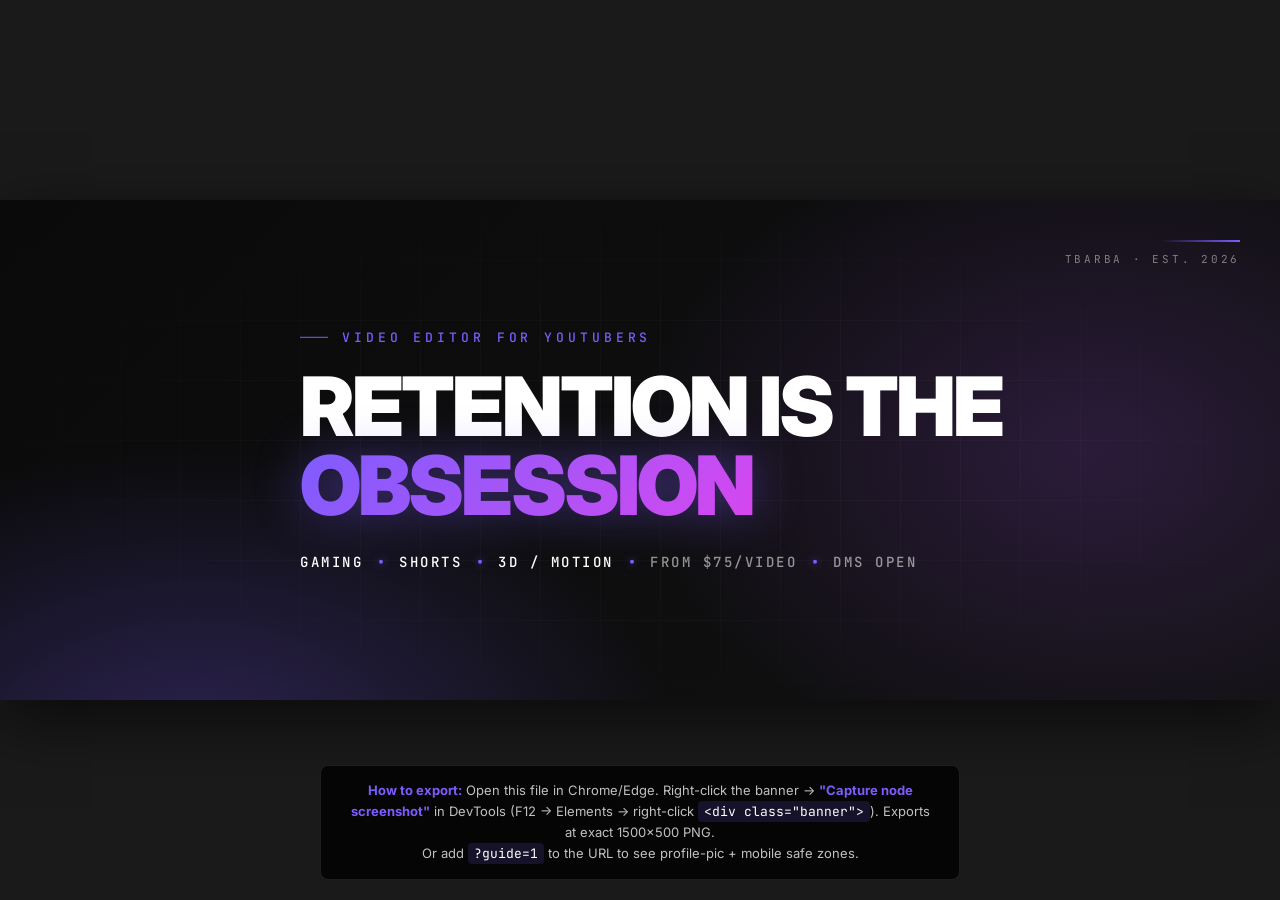
<file: branding/twitter-banner.html>
<!DOCTYPE html>
<html lang="en">
<head>
<meta charset="UTF-8">
<title>TBarba X/Twitter Banner — 1500×500</title>
<style>
    @import url('https://fonts.googleapis.com/css2?family=Inter:wght@400;700;800;900&family=Space+Grotesk:wght@500;700&family=JetBrains+Mono:wght@400;500&display=swap');

    * { margin: 0; padding: 0; box-sizing: border-box; }

    html, body {
        background: #1a1a1a;
        font-family: 'Inter', sans-serif;
        overflow: hidden;
        display: flex;
        align-items: center;
        justify-content: center;
        min-height: 100vh;
        color: #fff;
    }

    .banner {
        width: 1500px;
        height: 500px;
        position: relative;
        background:
            radial-gradient(ellipse 800px 500px at 15% 110%, rgba(124, 92, 255, 0.28) 0%, transparent 60%),
            radial-gradient(ellipse 700px 500px at 85% 50%, rgba(168, 85, 247, 0.18) 0%, transparent 65%),
            linear-gradient(135deg, #0a0a0b 0%, #111112 100%);
        overflow: hidden;
        box-shadow: 0 20px 60px rgba(0,0,0,0.6);
    }

    /* Subtle grid overlay */
    .banner::before {
        content: '';
        position: absolute;
        inset: 0;
        background-image:
            linear-gradient(rgba(255,255,255,0.025) 1px, transparent 1px),
            linear-gradient(90deg, rgba(255,255,255,0.025) 1px, transparent 1px);
        background-size: 60px 60px;
        pointer-events: none;
        mask-image: radial-gradient(ellipse at 50% 50%, black 40%, transparent 80%);
    }

    /* Corner accent line */
    .banner::after {
        content: '';
        position: absolute;
        top: 40px;
        right: 40px;
        width: 80px;
        height: 2px;
        background: linear-gradient(90deg, transparent, #7c5cff);
    }

    /* Profile-pic-safe zone is bottom-left ~260x260 — keep text away from there */

    .content {
        position: absolute;
        left: 300px;
        top: 50%;
        transform: translateY(-50%);
        max-width: 760px;
        z-index: 2;
    }

    .eyebrow {
        font-family: 'JetBrains Mono', monospace;
        font-size: 13px;
        font-weight: 500;
        letter-spacing: 0.3em;
        text-transform: uppercase;
        color: #7c5cff;
        margin-bottom: 22px;
        display: flex;
        align-items: center;
        gap: 14px;
    }

    .eyebrow::before {
        content: '';
        width: 28px;
        height: 1px;
        background: #7c5cff;
    }

    .headline {
        font-family: 'Inter', sans-serif;
        font-weight: 900;
        font-size: 82px;
        line-height: 0.96;
        letter-spacing: -0.035em;
        color: #ffffff;
        margin-bottom: 28px;
    }

    .headline .obsession {
        background: linear-gradient(135deg, #7c5cff 0%, #a855f7 50%, #d946ef 100%);
        -webkit-background-clip: text;
        -webkit-text-fill-color: transparent;
        background-clip: text;
        filter: drop-shadow(0 0 24px rgba(124, 92, 255, 0.45));
    }

    .ticker {
        font-family: 'JetBrains Mono', monospace;
        font-size: 14px;
        font-weight: 500;
        letter-spacing: 0.18em;
        color: rgba(255,255,255,0.55);
        text-transform: uppercase;
        display: flex;
        align-items: center;
        gap: 16px;
        flex-wrap: wrap;
    }

    .ticker .dot {
        width: 4px;
        height: 4px;
        background: #7c5cff;
        border-radius: 50%;
        box-shadow: 0 0 8px rgba(124,92,255,0.8);
    }

    .ticker .highlight {
        color: #fff;
    }

    /* Right-side reserved zone — invisible, for user's Photoshop logo */
    .logo-zone {
        position: absolute;
        right: 120px;
        top: 50%;
        transform: translateY(-50%);
        width: 280px;
        height: 280px;
        z-index: 2;
    }

    /* Top-right metadata */
    .meta {
        position: absolute;
        top: 40px;
        right: 40px;
        text-align: right;
        font-family: 'JetBrains Mono', monospace;
        font-size: 11px;
        letter-spacing: 0.25em;
        color: rgba(255,255,255,0.45);
        text-transform: uppercase;
        padding-top: 12px;
    }

    /* Safe-zone guide (only visible when ?guide=1) */
    body.guide .banner .profile-safe {
        position: absolute;
        bottom: 30px;
        left: 30px;
        width: 220px;
        height: 220px;
        border: 2px dashed rgba(255,0,0,0.5);
        border-radius: 50%;
        z-index: 10;
    }
    body.guide .banner .mobile-safe {
        position: absolute;
        inset: 60px 0;
        border: 2px dashed rgba(0,255,255,0.4);
        z-index: 10;
        pointer-events: none;
    }

    /* Instructions shown outside the banner */
    .instructions {
        position: fixed;
        bottom: 20px;
        left: 50%;
        transform: translateX(-50%);
        background: rgba(0,0,0,0.8);
        padding: 14px 24px;
        border-radius: 8px;
        font-size: 13px;
        max-width: 900px;
        text-align: center;
        line-height: 1.6;
        border: 1px solid rgba(255,255,255,0.1);
        color: rgba(255,255,255,0.75);
    }
    .instructions b { color: #7c5cff; }
    .instructions code {
        background: rgba(124,92,255,0.15);
        padding: 2px 6px;
        border-radius: 4px;
        font-family: 'JetBrains Mono', monospace;
        color: #fff;
    }
</style>
</head>
<body>

<div class="banner">
    <div class="meta">TBARBA · EST. 2026</div>

    <div class="content">
        <div class="eyebrow">Video Editor for YouTubers</div>
        <h1 class="headline">RETENTION IS THE<br><span class="obsession">OBSESSION</span></h1>
        <div class="ticker">
            <span class="highlight">GAMING</span>
            <span class="dot"></span>
            <span class="highlight">SHORTS</span>
            <span class="dot"></span>
            <span class="highlight">3D / MOTION</span>
            <span class="dot"></span>
            <span>FROM $75/VIDEO</span>
            <span class="dot"></span>
            <span>DMs OPEN</span>
        </div>
    </div>

    <div class="logo-zone"></div>

    <div class="profile-safe"></div>
    <div class="mobile-safe"></div>
</div>

<div class="instructions">
    <b>How to export:</b> Open this file in Chrome/Edge. Right-click the banner → <b>"Capture node screenshot"</b> in DevTools (F12 → Elements → right-click <code>&lt;div class="banner"&gt;</code>). Exports at exact 1500×500 PNG.
    <br>Or add <code>?guide=1</code> to the URL to see profile-pic + mobile safe zones.
</div>

<script>
    if (new URLSearchParams(location.search).get('guide') === '1') {
        document.body.classList.add('guide');
        document.querySelector('.instructions').innerHTML =
            '<b>Safe-zone guide:</b> Red dashed circle = where your profile picture will overlap. Cyan dashed box = mobile-safe zone (stuff outside gets cropped on phones).';
    }
</script>

</body>
</html>
</file>
<file: style.css>
/* ============================================
   TBARBA Portfolio - Premium Dark Theme
   ============================================ */

/* --- CSS Variables --- */
:root {
    --bg-primary: #0a0a0b;
    --bg-secondary: #111113;
    --bg-card: #16161a;
    --bg-card-hover: #1c1c21;
    --bg-elevated: #1e1e23;

    --text-primary: #f0f0f0;
    --text-secondary: #a0a0a8;
    --text-muted: #6b6b75;

    --accent-primary: #7c5cff;
    --accent-secondary: #a855f7;
    --accent-tertiary: #d946ef;
    --accent-gradient: linear-gradient(135deg, #7c5cff 0%, #a855f7 50%, #d946ef 100%);
    --accent-glow: rgba(124, 92, 255, 0.15);
    --accent-glow-strong: rgba(124, 92, 255, 0.45);

    --text-label: rgba(255, 255, 255, 0.55);
    --text-meta: rgba(255, 255, 255, 0.45);

    --border-color: rgba(255, 255, 255, 0.06);
    --border-hover: rgba(255, 255, 255, 0.12);
    --border-purple: rgba(124, 92, 255, 0.25);

    --radius-sm: 8px;
    --radius-md: 12px;
    --radius-lg: 16px;
    --radius-xl: 24px;

    --shadow-sm: 0 1px 2px rgba(0,0,0,0.3);
    --shadow-md: 0 4px 12px rgba(0,0,0,0.4);
    --shadow-lg: 0 8px 32px rgba(0,0,0,0.5);
    --shadow-glow: 0 0 40px rgba(124, 92, 255, 0.15);
    --shadow-purple: 0 0 24px rgba(124, 92, 255, 0.45);

    --font-primary: 'Inter', -apple-system, BlinkMacSystemFont, sans-serif;
    --font-display: 'Space Grotesk', 'Inter', sans-serif;
    --font-mono: 'JetBrains Mono', 'Courier New', monospace;

    --transition-fast: 0.15s ease;
    --transition-base: 0.3s ease;
    --transition-slow: 0.5s ease;
}

/* --- Reset & Base --- */
*, *::before, *::after {
    margin: 0;
    padding: 0;
    box-sizing: border-box;
}

html {
    scroll-behavior: smooth;
    -webkit-font-smoothing: antialiased;
    -moz-osx-font-smoothing: grayscale;
}

body {
    font-family: var(--font-primary);
    background: var(--bg-primary);
    color: var(--text-primary);
    line-height: 1.6;
    overflow-x: hidden;
    max-width: 100vw;
}

.container {
    max-width: 1200px;
    margin: 0 auto;
    padding: 0 24px;
}

a {
    text-decoration: none;
    color: inherit;
    transition: color var(--transition-fast);
}

img {
    max-width: 100%;
    display: block;
}

/* --- Buttons --- */
.btn {
    display: inline-flex;
    align-items: center;
    gap: 8px;
    padding: 14px 28px;
    border-radius: var(--radius-md);
    font-family: var(--font-primary);
    font-weight: 600;
    font-size: 0.95rem;
    cursor: pointer;
    transition: all var(--transition-base);
    border: none;
    white-space: nowrap;
}

.btn-primary {
    background: var(--accent-gradient);
    color: white;
    box-shadow: var(--shadow-glow);
}

.btn-primary:hover {
    transform: translateY(-2px);
    box-shadow: 0 0 60px rgba(124, 92, 255, 0.25);
}

.btn-secondary {
    background: var(--bg-card);
    color: var(--text-primary);
    border: 1px solid var(--border-color);
}

.btn-secondary:hover {
    background: var(--bg-card-hover);
    border-color: var(--border-hover);
}

.btn-outline {
    background: transparent;
    color: var(--text-primary);
    border: 1px solid var(--border-hover);
    width: 100%;
    justify-content: center;
}

.btn-outline:hover {
    background: var(--bg-card);
    border-color: var(--accent-primary);
}

.btn-full {
    width: 100%;
    justify-content: center;
}

/* --- Navigation --- */
.nav {
    position: fixed;
    top: 0;
    left: 0;
    right: 0;
    z-index: 1000;
    padding: 16px 0;
    transition: all var(--transition-base);
    background: transparent;
}

.nav.scrolled {
    background: rgba(10, 10, 11, 0.85);
    backdrop-filter: blur(20px);
    -webkit-backdrop-filter: blur(20px);
    border-bottom: 1px solid var(--border-color);
    padding: 12px 0;
}

.nav-container {
    max-width: 1200px;
    margin: 0 auto;
    padding: 0 24px;
    display: flex;
    align-items: center;
    justify-content: space-between;
}

.nav-logo {
    display: flex;
    align-items: center;
    gap: 10px;
}

.nav-logo-img {
    width: 42px;
    height: auto;
    filter: drop-shadow(0 0 8px rgba(124, 92, 255, 0.45));
}

.logo-text {
    font-family: var(--font-display);
    font-weight: 700;
    font-size: 1.3rem;
    letter-spacing: -0.02em;
}

.footer-brand-row {
    display: flex;
    align-items: center;
    gap: 10px;
    margin-bottom: 10px;
}

.footer-logo-img {
    width: 42px;
    height: auto;
    filter: drop-shadow(0 0 8px rgba(124, 92, 255, 0.45));
}

.footer-brand-row .logo-text {
    font-size: 1.3rem;
}

.nav-links {
    display: flex;
    align-items: center;
    gap: 24px;
}

.nav-link {
    font-size: 0.9rem;
    color: var(--text-secondary);
    font-weight: 500;
    position: relative;
}

.nav-link:hover {
    color: var(--text-primary);
}

.nav-link::after {
    content: '';
    position: absolute;
    bottom: -4px;
    left: 0;
    width: 0;
    height: 2px;
    background: var(--accent-primary);
    transition: width var(--transition-base);
}

.nav-link:hover::after {
    width: 100%;
}

.nav-btn {
    padding: 10px 20px;
    background: var(--accent-gradient);
    border-radius: var(--radius-sm);
    font-weight: 600;
    font-size: 0.85rem;
    color: white;
}

.nav-btn:hover {
    transform: translateY(-1px);
    box-shadow: var(--shadow-glow);
}

.nav-toggle {
    display: none;
    flex-direction: column;
    gap: 5px;
    background: none;
    border: none;
    cursor: pointer;
    padding: 4px;
}

.nav-toggle span {
    width: 24px;
    height: 2px;
    background: var(--text-primary);
    transition: all var(--transition-base);
}

/* --- Hero Section --- */
.hero {
    position: relative;
    min-height: 100vh;
    display: flex;
    align-items: center;
    justify-content: center;
    overflow: hidden;
    padding: 120px 24px 100px;
}

.hero-bg {
    position: absolute;
    inset: 0;
    z-index: 0;
    overflow: hidden;
}

.hero-gradient {
    position: absolute;
    top: -20%;
    left: 50%;
    transform: translateX(-50%);
    width: min(1000px, 100vw);
    height: 900px;
    background: radial-gradient(circle, rgba(124, 92, 255, 0.12) 0%, rgba(168, 85, 247, 0.05) 40%, transparent 70%);
    pointer-events: none;
}

.hero-glow-bl {
    position: absolute;
    bottom: -20%;
    left: -10%;
    width: 700px;
    height: 700px;
    background: radial-gradient(circle, rgba(124, 92, 255, 0.18) 0%, transparent 60%);
    filter: blur(40px);
    pointer-events: none;
}

.hero-glow-tr {
    position: absolute;
    top: -15%;
    right: -10%;
    width: 600px;
    height: 600px;
    background: radial-gradient(circle, rgba(217, 70, 239, 0.10) 0%, transparent 60%);
    filter: blur(50px);
    pointer-events: none;
}

.hero-grid {
    position: absolute;
    inset: 0;
    background-image:
        linear-gradient(rgba(255,255,255,0.025) 1px, transparent 1px),
        linear-gradient(90deg, rgba(255,255,255,0.025) 1px, transparent 1px);
    background-size: 64px 64px;
    mask-image: radial-gradient(ellipse at center, black 35%, transparent 75%);
    -webkit-mask-image: radial-gradient(ellipse at center, black 35%, transparent 75%);
}

.hero-cursor-glow {
    position: absolute;
    width: 500px;
    height: 500px;
    left: 0;
    top: 0;
    transform: translate(-9999px, -9999px);
    background: radial-gradient(circle, rgba(124, 92, 255, 0.28) 0%, rgba(217, 70, 239, 0.08) 40%, transparent 65%);
    filter: blur(30px);
    pointer-events: none;
    opacity: 0;
    transition: opacity 0.4s ease;
    will-change: transform, opacity;
}

.hero:hover .hero-cursor-glow {
    opacity: 1;
}

/* Corner accents */
.corner {
    position: absolute;
    width: 32px;
    height: 32px;
    z-index: 2;
    pointer-events: none;
}
.corner-tl { top: 100px; left: 40px; border-top: 1px solid var(--border-purple); border-left: 1px solid var(--border-purple); }
.corner-tr { top: 100px; right: 40px; border-top: 1px solid var(--border-purple); border-right: 1px solid var(--border-purple); }
.corner-bl { bottom: 40px; left: 40px; border-bottom: 1px solid var(--border-purple); border-left: 1px solid var(--border-purple); }
.corner-br { bottom: 40px; right: 40px; border-bottom: 1px solid var(--border-purple); border-right: 1px solid var(--border-purple); }

.hero-content {
    position: relative;
    z-index: 1;
    text-align: center;
    max-width: 900px;
}

/* Restyled badge — mono + glowing dot */
.hero-badge {
    display: flex;
    width: fit-content;
    margin: 0 auto 24px;
    align-items: center;
    gap: 10px;
    padding: 8px 16px;
    background: rgba(124, 92, 255, 0.06);
    border: 1px solid var(--border-purple);
    border-radius: 100px;
    font-family: var(--font-mono);
    font-size: 0.7rem;
    font-weight: 500;
    letter-spacing: 0.2em;
    color: var(--text-label);
}

.badge-dot {
    width: 7px;
    height: 7px;
    background: var(--accent-primary);
    border-radius: 50%;
    box-shadow: 0 0 10px rgba(124, 92, 255, 0.8);
    animation: pulsePurple 2s ease infinite;
}

@keyframes pulsePurple {
    0%, 100% { opacity: 1; box-shadow: 0 0 0 0 rgba(124, 92, 255, 0.5), 0 0 10px rgba(124, 92, 255, 0.8); }
    50% { opacity: 0.7; box-shadow: 0 0 0 8px rgba(124, 92, 255, 0), 0 0 14px rgba(124, 92, 255, 0.9); }
}

/* Eyebrow — matches banner */
.hero-eyebrow {
    display: flex;
    width: fit-content;
    margin: 0 auto 28px;
    align-items: center;
    gap: 14px;
    font-family: var(--font-mono);
    font-size: 0.78rem;
    font-weight: 500;
    letter-spacing: 0.3em;
    color: var(--accent-primary);
    text-transform: uppercase;
}

.eyebrow-line {
    display: inline-block;
    width: 32px;
    height: 1px;
    background: var(--accent-primary);
}

.hero-title {
    font-family: var(--font-primary);
    font-size: clamp(2.4rem, 5.5vw, 4.8rem);
    font-weight: 900;
    line-height: 1.08;
    letter-spacing: -0.04em;
    margin-bottom: 28px;
    padding-bottom: 0.1em;
}

.hero-title span {
    display: inline-block;
}

.hero-title-gradient {
    background: linear-gradient(135deg, #7c5cff 0%, #a855f7 50%, #d946ef 100%);
    background-size: 200% 100%;
    background-position: 0% 50%;
    -webkit-background-clip: text;
    -webkit-text-fill-color: transparent;
    background-clip: text;
    filter: drop-shadow(0 0 24px rgba(124, 92, 255, 0.45));
    position: relative;
    padding: 0 0.06em 0.12em;
    margin: 0 -0.06em -0.12em;
}

.cursor-underscore {
    display: inline-block;
    color: #d946ef;
    -webkit-text-fill-color: #d946ef;
    animation: cursorBlink 1.1s steps(2, end) infinite;
    filter: drop-shadow(0 0 10px rgba(217, 70, 239, 0.7));
}

@keyframes cursorBlink {
    0%, 50% { opacity: 1; }
    51%, 100% { opacity: 0.15; }
}

.hero-subtitle {
    font-size: 1.1rem;
    color: var(--text-secondary);
    max-width: 600px;
    margin: 0 auto 36px;
    line-height: 1.7;
}

.hero-cta {
    display: flex;
    align-items: center;
    justify-content: center;
    gap: 14px;
    margin-bottom: 40px;
}

/* Hero ticker — same language as banner */
.hero-ticker {
    display: inline-flex;
    align-items: center;
    justify-content: center;
    flex-wrap: wrap;
    gap: 14px;
    font-family: var(--font-mono);
    font-size: 0.72rem;
    font-weight: 500;
    letter-spacing: 0.18em;
    text-transform: uppercase;
    margin-bottom: 56px;
    padding: 14px 28px;
    border-top: 1px solid var(--border-color);
    border-bottom: 1px solid var(--border-color);
}

.tk-item { color: var(--text-primary); }
.tk-meta { color: var(--text-meta); }
.tk-dot {
    width: 4px;
    height: 4px;
    background: var(--accent-primary);
    border-radius: 50%;
    box-shadow: 0 0 8px rgba(124, 92, 255, 0.8);
}

.hero-stats {
    display: flex;
    align-items: center;
    justify-content: center;
    gap: 40px;
}

.stat {
    text-align: center;
}

.stat-number {
    display: block;
    font-family: var(--font-display);
    font-weight: 700;
    font-size: 1.75rem;
    background: var(--accent-gradient);
    -webkit-background-clip: text;
    -webkit-text-fill-color: transparent;
    background-clip: text;
    filter: drop-shadow(0 0 12px rgba(124, 92, 255, 0.3));
    margin-bottom: 4px;
}

.stat-label {
    font-family: var(--font-mono);
    font-size: 0.68rem;
    color: var(--text-meta);
    text-transform: uppercase;
    letter-spacing: 0.18em;
}

.stat-divider {
    width: 1px;
    height: 32px;
    background: var(--border-color);
}

.hero-scroll {
    position: absolute;
    bottom: 32px;
    left: 50%;
    transform: translateX(-50%);
    display: flex;
    flex-direction: column;
    align-items: center;
    gap: 10px;
    color: var(--text-meta);
    font-family: var(--font-mono);
    font-size: 0.68rem;
    text-transform: uppercase;
    letter-spacing: 0.3em;
    z-index: 2;
}

.scroll-line {
    width: 1px;
    height: 44px;
    background: linear-gradient(to bottom, var(--accent-primary), transparent);
    animation: scrollPulse 2s ease infinite;
}

@keyframes scrollPulse {
    0%, 100% { opacity: 0.3; }
    50% { opacity: 1; }
}

/* Word reveal animation for hero title */
.reveal-words span {
    opacity: 0;
    transform: translateY(24px);
    animation: wordReveal 0.7s cubic-bezier(0.2, 0.8, 0.2, 1) forwards;
}
.reveal-words span:nth-child(1) { animation-delay: 0.08s; }
.reveal-words span:nth-child(2) { animation-delay: 0.14s; }
.reveal-words span:nth-child(3) { animation-delay: 0.20s; }
.reveal-words span:nth-child(4) { animation-delay: 0.26s; }
.reveal-words span:nth-child(5) { animation-delay: 0.36s; }
.reveal-words span:nth-child(6) { animation-delay: 0.42s; }
.reveal-words span:nth-child(7) { animation-delay: 0.48s; }
.reveal-words span:nth-child(8) { animation-delay: 0.54s; }

@keyframes wordReveal {
    to { opacity: 1; transform: translateY(0); }
}

/* Custom cinematic entrance for "grow" — scale in + continuous shimmer */
.reveal-words span.hero-title-gradient {
    opacity: 0;
    transform: translateY(28px) scale(1.4);
    filter: blur(24px) drop-shadow(0 0 0 rgba(124, 92, 255, 0));
    animation:
        growReveal 1.3s cubic-bezier(0.16, 1, 0.3, 1) 0.7s forwards,
        growShimmer 5s ease-in-out 2.2s infinite;
}

@keyframes growReveal {
    0% {
        opacity: 0;
        transform: translateY(28px) scale(1.4);
        filter: blur(24px) drop-shadow(0 0 0 rgba(124, 92, 255, 0));
        background-position: 100% 50%;
    }
    60% {
        opacity: 1;
        filter: blur(2px) drop-shadow(0 0 40px rgba(217, 70, 239, 0.65));
    }
    100% {
        opacity: 1;
        transform: translateY(0) scale(1);
        filter: blur(0) drop-shadow(0 0 24px rgba(124, 92, 255, 0.45));
        background-position: 0% 50%;
    }
}

@keyframes growShimmer {
    0%, 100% {
        filter: blur(0) drop-shadow(0 0 24px rgba(124, 92, 255, 0.45));
        background-position: 0% 50%;
    }
    50% {
        filter: blur(0) drop-shadow(0 0 36px rgba(217, 70, 239, 0.55));
        background-position: 100% 50%;
    }
}

/* Hide corner accents on mobile */
@media (max-width: 768px) {
    .corner { display: none; }
    .hero-title { font-size: clamp(2.2rem, 9vw, 3.2rem); }
    .hero-ticker { font-size: 0.62rem; gap: 10px; padding: 12px 18px; }
}

/* --- Tools Bar --- */
.tools-bar {
    padding: 42px 0 46px;
    border-top: 1px solid var(--border-color);
    border-bottom: 1px solid var(--border-color);
    background: var(--bg-secondary);
    overflow: hidden;
    position: relative;
}

.tools-bar::before {
    content: '';
    position: absolute;
    inset: 0;
    background: radial-gradient(ellipse 900px 300px at 50% 50%, rgba(124, 92, 255, 0.06), transparent 70%);
    pointer-events: none;
}

.tools-eyebrow {
    display: flex;
    align-items: center;
    justify-content: center;
    gap: 14px;
    margin-bottom: 26px;
    font-family: var(--font-mono);
    font-size: 0.7rem;
    font-weight: 500;
    letter-spacing: 0.35em;
    color: var(--text-meta);
    text-transform: uppercase;
    position: relative;
}

.tools-eyebrow .eyebrow-line {
    display: inline-block;
    width: 40px;
    height: 1px;
    background: linear-gradient(to right, transparent, var(--accent-primary), transparent);
}

.tools-grid {
    display: flex;
    align-items: center;
    justify-content: center;
    gap: 22px;
    flex-wrap: wrap;
    position: relative;
}

.tool-item {
    display: flex;
    align-items: center;
    gap: 10px;
    opacity: 0.55;
    transition: opacity var(--transition-base), transform var(--transition-base);
}

.tool-item:hover {
    opacity: 1;
    transform: translateY(-2px);
}

.tool-logo-img {
    width: 32px;
    height: 32px;
    object-fit: contain;
    border-radius: 6px;
    filter: drop-shadow(0 0 6px rgba(124, 92, 255, 0.15));
}

.tool-name {
    font-family: var(--font-mono);
    font-size: 0.75rem;
    color: var(--text-label);
    font-weight: 500;
    letter-spacing: 0.1em;
    text-transform: uppercase;
}

.tool-dot {
    width: 4px;
    height: 4px;
    background: var(--accent-primary);
    border-radius: 50%;
    box-shadow: 0 0 8px rgba(124, 92, 255, 0.7);
    opacity: 0.7;
}

/* --- Section Common --- */
.section-header {
    text-align: center;
    margin-bottom: 64px;
    position: relative;
}

/* Mono eyebrow tag (matches banner / hero) */
.section-tag {
    display: inline-flex;
    align-items: center;
    gap: 12px;
    font-family: var(--font-mono);
    font-size: 0.72rem;
    font-weight: 500;
    color: var(--accent-primary);
    text-transform: uppercase;
    letter-spacing: 0.3em;
    margin-bottom: 22px;
    padding: 0;
    background: none;
    border: none;
    border-radius: 0;
}

.section-tag::before,
.section-tag::after {
    content: '';
    display: inline-block;
    width: 28px;
    height: 1px;
    background: var(--accent-primary);
}

/* Left-aligned variant (used inside about/contact columns) keeps only one line */
.about-content .section-tag,
.contact-info .section-tag {
    margin-bottom: 20px;
}
.about-content .section-tag::after,
.contact-info .section-tag::after {
    display: none;
}

.section-title {
    font-family: var(--font-primary);
    font-size: clamp(2.1rem, 4.4vw, 3.2rem);
    font-weight: 900;
    letter-spacing: -0.035em;
    line-height: 1.08;
    margin-bottom: 18px;
}

/* Utility: gradient accent word inside any heading */
.title-gradient {
    background: var(--accent-gradient);
    background-size: 200% 100%;
    background-position: 0% 50%;
    -webkit-background-clip: text;
    -webkit-text-fill-color: transparent;
    background-clip: text;
    filter: drop-shadow(0 0 20px rgba(124, 92, 255, 0.35));
    padding: 0 0.04em 0.06em;
    margin: 0 -0.04em -0.06em;
    animation: titleShimmer 7s ease-in-out infinite;
}

@keyframes titleShimmer {
    0%, 100% { background-position: 0% 50%; filter: drop-shadow(0 0 20px rgba(124, 92, 255, 0.35)); }
    50%      { background-position: 100% 50%; filter: drop-shadow(0 0 26px rgba(217, 70, 239, 0.45)); }
}

.section-desc {
    font-size: 1.05rem;
    color: var(--text-secondary);
    max-width: 580px;
    margin: 0 auto;
    line-height: 1.7;
}

/* --- Work Section --- */
.work {
    padding: 100px 0;
}

.work-filters {
    display: flex;
    align-items: center;
    justify-content: center;
    gap: 8px;
    margin-bottom: 40px;
    flex-wrap: wrap;
}

.filter-btn {
    padding: 10px 22px;
    background: var(--bg-card);
    border: 1px solid var(--border-color);
    border-radius: 100px;
    color: var(--text-label);
    font-family: var(--font-mono);
    font-size: 0.72rem;
    font-weight: 500;
    letter-spacing: 0.18em;
    text-transform: uppercase;
    cursor: pointer;
    transition: all var(--transition-base);
}

.filter-btn:hover {
    border-color: var(--border-purple);
    color: var(--text-primary);
    background: rgba(124, 92, 255, 0.05);
}

.filter-btn.active {
    background: var(--accent-gradient);
    border-color: transparent;
    color: white;
    box-shadow: 0 0 20px rgba(124, 92, 255, 0.4);
}

.work-grid {
    display: grid;
    grid-template-columns: repeat(2, 1fr);
    gap: 24px;
}

.work-card {
    position: relative;
    background: var(--bg-card);
    border: 1px solid var(--border-color);
    border-radius: var(--radius-lg);
    overflow: hidden;
    transition: all var(--transition-base);
}

.work-card::after {
    content: '';
    position: absolute;
    inset: 0;
    border-radius: var(--radius-lg);
    padding: 1px;
    background: linear-gradient(135deg, rgba(124, 92, 255, 0.5), rgba(217, 70, 239, 0.3));
    -webkit-mask: linear-gradient(#fff 0 0) content-box, linear-gradient(#fff 0 0);
    -webkit-mask-composite: xor;
    mask-composite: exclude;
    opacity: 0;
    transition: opacity var(--transition-base);
    pointer-events: none;
}

.work-card:hover {
    transform: translateY(-4px);
    box-shadow: 0 20px 50px rgba(0,0,0,0.5), 0 0 40px rgba(124, 92, 255, 0.15);
}

.work-card:hover::after {
    opacity: 1;
}

.work-card.hidden {
    display: none;
}

.work-card-video {
    padding: 12px 12px 0;
}

.video-wrapper {
    position: relative;
    padding-bottom: 56.25%;
    height: 0;
    border-radius: var(--radius-md);
    overflow: hidden;
    background: var(--bg-primary);
}

.video-wrapper iframe {
    position: absolute;
    top: 0;
    left: 0;
    width: 100%;
    height: 100%;
}

.video-wrapper-short {
    padding-bottom: 177.78%;
    max-width: 200px;
    margin: 0 auto;
}

.work-card-short {
    max-width: 100%;
}

.work-card-info {
    padding: 12px 16px 16px;
}

.work-tag {
    display: inline-block;
    padding: 4px 10px;
    background: rgba(124, 92, 255, 0.1);
    border: 1px solid rgba(124, 92, 255, 0.25);
    border-radius: 100px;
    font-family: var(--font-mono);
    font-size: 0.62rem;
    font-weight: 500;
    letter-spacing: 0.18em;
    text-transform: uppercase;
    color: var(--accent-primary);
}

.tag-short {
    background: rgba(217, 70, 239, 0.1);
    border-color: rgba(217, 70, 239, 0.3);
    color: var(--accent-tertiary);
}

.tag-3d {
    background: rgba(168, 85, 247, 0.1);
    border-color: rgba(168, 85, 247, 0.3);
    color: var(--accent-secondary);
}

.work-channel {
    font-family: var(--font-mono);
    font-size: 0.68rem;
    letter-spacing: 0.1em;
    color: var(--text-meta);
    margin-left: 10px;
}

.work-card-info {
    display: flex;
    align-items: center;
}

/* --- Channels Section --- */
.channels-section {
    margin-top: 64px;
    text-align: center;
}

.channels-title {
    font-family: var(--font-mono);
    font-size: 0.75rem;
    font-weight: 500;
    letter-spacing: 0.3em;
    text-transform: uppercase;
    margin-bottom: 26px;
    color: var(--text-label);
}

.channels-grid {
    display: flex;
    align-items: center;
    justify-content: center;
    gap: 20px;
    flex-wrap: wrap;
}

.channel-chip {
    display: flex;
    align-items: center;
    gap: 10px;
    padding: 10px 18px;
    background: var(--bg-card);
    border: 1px solid var(--border-color);
    border-radius: 100px;
    color: var(--text-secondary);
    font-size: 0.9rem;
    font-weight: 500;
    text-decoration: none;
    transition: all var(--transition-base);
}

.channel-chip:hover {
    border-color: var(--accent-primary);
    color: var(--text-primary);
    transform: translateY(-2px);
}

.channel-chip img {
    width: 28px;
    height: 28px;
    border-radius: 50%;
    object-fit: cover;
}

/* --- Services Section --- */
.services {
    padding: 100px 0;
    background: var(--bg-secondary);
}

.services-grid {
    display: grid;
    grid-template-columns: repeat(2, 1fr);
    gap: 24px;
}

.service-card {
    position: relative;
    background: var(--bg-card);
    border: 1px solid var(--border-color);
    border-radius: var(--radius-lg);
    padding: 36px;
    transition: all var(--transition-base);
    overflow: hidden;
}

.service-card::before {
    content: '';
    position: absolute;
    top: 0;
    left: 0;
    right: 0;
    height: 1px;
    background: linear-gradient(90deg, transparent, rgba(124, 92, 255, 0.5), transparent);
    opacity: 0;
    transition: opacity var(--transition-base);
}

.service-card:hover {
    border-color: var(--border-purple);
    transform: translateY(-4px);
    box-shadow: 0 16px 40px rgba(0,0,0,0.4), 0 0 30px rgba(124, 92, 255, 0.1);
}

.service-card:hover::before {
    opacity: 1;
}

.service-card-featured {
    border-color: rgba(124, 92, 255, 0.35);
    background: linear-gradient(135deg, rgba(124, 92, 255, 0.06), rgba(217, 70, 239, 0.03));
    box-shadow: 0 0 40px rgba(124, 92, 255, 0.08);
}

/* Corner brackets on featured service card */
.service-card-featured::after {
    content: '';
    position: absolute;
    top: 12px;
    left: 12px;
    width: 16px;
    height: 16px;
    border-top: 1px solid var(--accent-primary);
    border-left: 1px solid var(--accent-primary);
    opacity: 0.6;
}

.service-badge {
    position: absolute;
    top: 16px;
    right: 16px;
    padding: 5px 12px;
    background: var(--accent-gradient);
    border-radius: 100px;
    font-family: var(--font-mono);
    font-size: 0.6rem;
    font-weight: 500;
    color: white;
    text-transform: uppercase;
    letter-spacing: 0.2em;
    box-shadow: 0 0 18px rgba(124, 92, 255, 0.5);
}

.service-icon {
    display: flex;
    align-items: center;
    justify-content: center;
    width: 56px;
    height: 56px;
    background: linear-gradient(135deg, rgba(124, 92, 255, 0.15), rgba(217, 70, 239, 0.08));
    border: 1px solid var(--border-purple);
    border-radius: var(--radius-md);
    margin-bottom: 22px;
    color: var(--accent-primary);
    transition: transform var(--transition-base), box-shadow var(--transition-base);
}

.service-card:hover .service-icon {
    transform: scale(1.05);
    box-shadow: 0 0 24px rgba(124, 92, 255, 0.35);
}

.service-name {
    font-family: var(--font-primary);
    font-size: 1.3rem;
    font-weight: 800;
    letter-spacing: -0.02em;
    margin-bottom: 12px;
}

.service-desc {
    font-size: 0.9rem;
    color: var(--text-secondary);
    margin-bottom: 22px;
    line-height: 1.65;
}

.service-list {
    list-style: none;
}

.service-list li {
    padding: 7px 0;
    font-size: 0.85rem;
    color: var(--text-secondary);
    display: flex;
    align-items: center;
    gap: 10px;
}

.service-list li::before {
    content: '';
    width: 5px;
    height: 5px;
    background: var(--accent-primary);
    border-radius: 50%;
    box-shadow: 0 0 6px rgba(124, 92, 255, 0.7);
    flex-shrink: 0;
}

/* --- Pricing Section --- */
.pricing {
    padding: 100px 0;
}

.pricing-toggle {
    display: flex;
    align-items: center;
    justify-content: center;
    gap: 4px;
    margin-bottom: 56px;
    background: var(--bg-card);
    border: 1px solid var(--border-color);
    border-radius: 100px;
    padding: 4px;
    width: fit-content;
    margin-left: auto;
    margin-right: auto;
}

.pricing-toggle-btn {
    padding: 10px 24px;
    border-radius: 100px;
    border: none;
    background: transparent;
    color: var(--text-label);
    font-family: var(--font-mono);
    font-weight: 500;
    font-size: 0.72rem;
    letter-spacing: 0.2em;
    text-transform: uppercase;
    cursor: pointer;
    transition: all var(--transition-base);
}

.pricing-toggle-btn:hover {
    color: var(--text-primary);
}

.pricing-toggle-btn.active {
    background: var(--accent-gradient);
    color: white;
    box-shadow: 0 0 20px rgba(124, 92, 255, 0.4);
}

.pricing-grid {
    display: grid;
    grid-template-columns: repeat(3, 1fr);
    gap: 24px;
    align-items: start;
}

.pricing-hidden {
    display: none;
}

.pricing-card {
    position: relative;
    background: var(--bg-card);
    border: 1px solid var(--border-color);
    border-radius: var(--radius-lg);
    padding: 36px;
    transition: all var(--transition-base);
}

.pricing-card:hover {
    border-color: var(--border-purple);
    transform: translateY(-4px);
    box-shadow: 0 16px 40px rgba(0,0,0,0.4);
}

.pricing-card-featured {
    border-color: rgba(124, 92, 255, 0.5);
    background: linear-gradient(180deg, rgba(124, 92, 255, 0.08), var(--bg-card) 80%);
    box-shadow: 0 0 40px rgba(124, 92, 255, 0.15), 0 20px 60px rgba(0,0,0,0.4);
    transform: translateY(-8px);
}

.pricing-card-featured:hover {
    transform: translateY(-12px);
    box-shadow: 0 0 50px rgba(124, 92, 255, 0.25), 0 24px 70px rgba(0,0,0,0.5);
}

/* Corner brackets on featured pricing card */
.pricing-card-featured::before,
.pricing-card-featured::after {
    content: '';
    position: absolute;
    width: 20px;
    height: 20px;
    opacity: 0.7;
}
.pricing-card-featured::before {
    top: 14px;
    left: 14px;
    border-top: 1px solid var(--accent-primary);
    border-left: 1px solid var(--accent-primary);
}
.pricing-card-featured::after {
    bottom: 14px;
    right: 14px;
    border-bottom: 1px solid var(--accent-tertiary);
    border-right: 1px solid var(--accent-tertiary);
}

.pricing-popular {
    position: absolute;
    top: -13px;
    left: 50%;
    transform: translateX(-50%);
    padding: 6px 16px;
    background: var(--accent-gradient);
    border-radius: 100px;
    font-family: var(--font-mono);
    font-size: 0.62rem;
    font-weight: 500;
    color: white;
    text-transform: uppercase;
    letter-spacing: 0.25em;
    white-space: nowrap;
    box-shadow: 0 0 22px rgba(124, 92, 255, 0.55);
}

.pricing-card-header h3 {
    font-family: var(--font-primary);
    font-size: 1.3rem;
    font-weight: 800;
    letter-spacing: -0.02em;
    margin-bottom: 4px;
}

.pricing-desc {
    font-family: var(--font-mono);
    font-size: 0.7rem;
    color: var(--text-meta);
    letter-spacing: 0.15em;
    text-transform: uppercase;
    margin-bottom: 28px;
}

.pricing-amount {
    display: flex;
    align-items: baseline;
    gap: 2px;
    margin-bottom: 28px;
    padding-bottom: 28px;
    border-bottom: 1px solid var(--border-color);
}

.pricing-amount {
    position: relative;
    padding-top: 20px;
}

.pricing-currency {
    font-size: 1.3rem;
    font-weight: 700;
    color: var(--text-secondary);
}

.pricing-usd {
    position: absolute;
    top: 0;
    left: 0;
    font-family: var(--font-mono);
    font-size: 0.62rem;
    font-weight: 500;
    letter-spacing: 0.25em;
    color: var(--accent-primary);
    line-height: 1;
    text-transform: uppercase;
}

.pricing-number {
    font-family: var(--font-primary);
    font-size: 3.2rem;
    font-weight: 900;
    letter-spacing: -0.04em;
    line-height: 1;
}

.pricing-card-featured .pricing-number,
.pricing-card-featured .pricing-currency {
    background: var(--accent-gradient);
    -webkit-background-clip: text;
    -webkit-text-fill-color: transparent;
    background-clip: text;
    filter: drop-shadow(0 0 18px rgba(124, 92, 255, 0.4));
}

.pricing-period {
    font-family: var(--font-mono);
    font-size: 0.75rem;
    color: var(--text-meta);
    margin-left: 6px;
    letter-spacing: 0.1em;
}

.pricing-features {
    list-style: none;
    margin-bottom: 28px;
}

.pricing-features li {
    padding: 9px 0;
    font-size: 0.9rem;
    color: var(--text-secondary);
    display: flex;
    align-items: center;
    gap: 10px;
}

.check {
    display: inline-flex;
    align-items: center;
    justify-content: center;
    width: 18px;
    height: 18px;
    background: rgba(124, 92, 255, 0.15);
    border: 1px solid var(--border-purple);
    border-radius: 50%;
    color: var(--accent-primary);
    font-size: 0.65rem;
    font-weight: 700;
    flex-shrink: 0;
}

.pricing-note {
    text-align: center;
    margin-top: 36px;
    font-family: var(--font-mono);
    font-size: 0.72rem;
    letter-spacing: 0.1em;
    color: var(--text-meta);
}

/* --- About Section --- */
.about {
    padding: 100px 0;
    background: var(--bg-secondary);
}

.about-grid {
    display: grid;
    grid-template-columns: 1fr 1fr;
    gap: 64px;
    align-items: center;
}

.about-content .section-tag {
    margin-bottom: 16px;
}

.about-content .section-title {
    text-align: left;
    margin-bottom: 24px;
}

.about-text {
    font-size: 0.95rem;
    color: var(--text-secondary);
    margin-bottom: 16px;
    line-height: 1.7;
}

.about-text strong {
    color: var(--text-primary);
}

.about-highlights {
    display: flex;
    flex-direction: column;
    gap: 16px;
    margin-top: 32px;
}

.highlight {
    display: flex;
    align-items: center;
    gap: 14px;
    padding: 16px 20px;
    background: var(--bg-card);
    border: 1px solid var(--border-color);
    border-radius: var(--radius-md);
    transition: all var(--transition-base);
    position: relative;
}

.highlight::before {
    content: '';
    position: absolute;
    left: 0;
    top: 12px;
    bottom: 12px;
    width: 2px;
    background: var(--accent-gradient);
    border-radius: 2px;
    opacity: 0;
    transition: opacity var(--transition-base);
}

.highlight:hover {
    border-color: var(--border-purple);
    transform: translateX(4px);
    background: linear-gradient(90deg, rgba(124, 92, 255, 0.06), var(--bg-card));
}

.highlight:hover::before {
    opacity: 1;
}

.highlight-icon {
    font-size: 1.5rem;
}

.highlight strong {
    display: block;
    font-size: 0.9rem;
    margin-bottom: 2px;
}

.highlight span {
    font-size: 0.8rem;
    color: var(--text-muted);
}

.about-visual {
    display: flex;
    flex-direction: column;
    align-items: center;
    justify-content: flex-end;
}

.about-logo-display {
    display: flex;
    align-items: center;
    justify-content: center;
    width: 100%;
    max-width: 400px;
    aspect-ratio: 1 / 1;
    background: radial-gradient(ellipse 70% 70% at 50% 50%,
        rgba(124, 92, 255, 0.18) 0%,
        rgba(217, 70, 239, 0.08) 50%,
        transparent 75%);
    border: 1px solid var(--border-purple);
    border-radius: var(--radius-xl);
    position: relative;
    overflow: hidden;
    margin-bottom: 24px;
    box-shadow: 0 0 60px rgba(124, 92, 255, 0.12);
}

.about-logo-display::before {
    content: '';
    position: absolute;
    inset: 0;
    background-image:
        linear-gradient(rgba(255,255,255,0.018) 1px, transparent 1px),
        linear-gradient(90deg, rgba(255,255,255,0.018) 1px, transparent 1px);
    background-size: 40px 40px;
    mask-image: radial-gradient(ellipse at center, black 30%, transparent 70%);
    -webkit-mask-image: radial-gradient(ellipse at center, black 30%, transparent 70%);
    pointer-events: none;
}

/* Corner accents on the logo display box */
.about-logo-display::after {
    content: '';
    position: absolute;
    top: 14px;
    left: 14px;
    width: 22px;
    height: 22px;
    border-top: 1px solid var(--accent-primary);
    border-left: 1px solid var(--accent-primary);
    opacity: 0.7;
}

.about-logo-img {
    width: 60%;
    height: auto;
    filter: drop-shadow(0 0 40px rgba(124, 92, 255, 0.6))
            drop-shadow(0 0 80px rgba(217, 70, 239, 0.3));
    animation: logoFloat 6s ease-in-out infinite;
    position: relative;
    z-index: 1;
}

@keyframes logoFloat {
    0%, 100% { transform: translateY(0px);   filter: drop-shadow(0 0 40px rgba(124, 92, 255, 0.6)) drop-shadow(0 0 80px rgba(217, 70, 239, 0.3)); }
    50%       { transform: translateY(-10px); filter: drop-shadow(0 0 55px rgba(124, 92, 255, 0.75)) drop-shadow(0 0 100px rgba(217, 70, 239, 0.4)); }
}

.about-card {
    width: 100%;
    max-width: 400px;
    background: var(--bg-card);
    border: 1px solid var(--border-color);
    border-radius: var(--radius-xl);
    overflow: hidden;
    box-shadow: var(--shadow-lg), 0 0 40px rgba(124, 92, 255, 0.08);
    position: relative;
}

.about-card::before {
    content: '';
    position: absolute;
    top: 0;
    left: 10%;
    right: 10%;
    height: 1px;
    background: linear-gradient(90deg, transparent, var(--accent-primary), transparent);
    opacity: 0.6;
}

.about-card-inner {
    padding: 36px;
}

.about-card-top {
    margin-bottom: 32px;
}

.card-label {
    display: block;
    font-family: var(--font-mono);
    font-size: 0.68rem;
    text-transform: uppercase;
    letter-spacing: 0.25em;
    color: var(--accent-primary);
    margin-bottom: 12px;
}

.card-software {
    font-size: 0.9rem;
    color: var(--text-secondary);
    line-height: 1.6;
}

.about-card-bottom {
    display: grid;
    grid-template-columns: 1fr 1fr;
    gap: 24px;
    padding-top: 24px;
    border-top: 1px solid var(--border-color);
}

.card-stat-value {
    display: block;
    font-family: var(--font-display);
    font-weight: 700;
    font-size: 1.1rem;
    margin-bottom: 4px;
    background: var(--accent-gradient);
    -webkit-background-clip: text;
    -webkit-text-fill-color: transparent;
    background-clip: text;
}

.card-stat-label {
    font-family: var(--font-mono);
    font-size: 0.65rem;
    letter-spacing: 0.18em;
    text-transform: uppercase;
    color: var(--text-meta);
}

/* --- Testimonials Section --- */
.testimonials {
    padding: 100px 0;
}

.testimonials-placeholder {
    position: relative;
    text-align: center;
    padding: 56px 48px;
    background: linear-gradient(135deg, rgba(124, 92, 255, 0.05), rgba(217, 70, 239, 0.02));
    border: 1px solid var(--border-purple);
    border-radius: var(--radius-xl);
    max-width: 620px;
    margin: 0 auto;
    box-shadow: 0 0 50px rgba(124, 92, 255, 0.08);
    overflow: hidden;
}

.testimonials-placeholder::before {
    content: '';
    position: absolute;
    inset: 0;
    background: radial-gradient(ellipse 400px 200px at 50% 0%, rgba(124, 92, 255, 0.12), transparent 70%);
    pointer-events: none;
}

.placeholder-corner {
    position: absolute;
    width: 18px;
    height: 18px;
    opacity: 0.7;
    pointer-events: none;
}
.placeholder-corner-tl { top: 14px; left: 14px;    border-top: 1px solid var(--accent-primary);   border-left: 1px solid var(--accent-primary); }
.placeholder-corner-tr { top: 14px; right: 14px;   border-top: 1px solid var(--accent-primary);   border-right: 1px solid var(--accent-primary); }
.placeholder-corner-bl { bottom: 14px; left: 14px; border-bottom: 1px solid var(--accent-tertiary); border-left: 1px solid var(--accent-tertiary); }
.placeholder-corner-br { bottom: 14px; right: 14px;border-bottom: 1px solid var(--accent-tertiary); border-right: 1px solid var(--accent-tertiary); }

.placeholder-eyebrow {
    display: inline-flex;
    align-items: center;
    gap: 12px;
    margin-bottom: 22px;
    font-family: var(--font-mono);
    font-size: 0.7rem;
    font-weight: 500;
    letter-spacing: 0.3em;
    color: var(--accent-primary);
    text-transform: uppercase;
    position: relative;
}

.testimonials-placeholder p {
    font-size: 1.05rem;
    color: var(--text-secondary);
    margin-bottom: 28px;
    line-height: 1.75;
    position: relative;
}

.testimonials-placeholder strong {
    color: var(--text-primary);
}

/* --- Contact Section --- */
.contact {
    padding: 100px 0;
    background: var(--bg-secondary);
}

.contact-grid {
    display: grid;
    grid-template-columns: 1fr 1fr;
    gap: 64px;
    align-items: start;
}

.contact-info .section-tag {
    margin-bottom: 16px;
}

.contact-info .section-title {
    text-align: left;
    margin-bottom: 16px;
}

.contact-text {
    font-size: 0.95rem;
    color: var(--text-secondary);
    margin-bottom: 32px;
    line-height: 1.7;
}

.contact-links {
    display: flex;
    flex-direction: column;
    gap: 12px;
}

.contact-link {
    display: inline-flex;
    align-items: center;
    gap: 14px;
    padding: 14px 20px;
    background: var(--bg-card);
    border: 1px solid var(--border-color);
    border-radius: var(--radius-md);
    color: var(--text-secondary);
    transition: all var(--transition-base);
    width: fit-content;
    font-family: var(--font-mono);
    font-size: 0.82rem;
    letter-spacing: 0.06em;
    position: relative;
}

.contact-link svg {
    color: var(--accent-primary);
    transition: transform var(--transition-base), filter var(--transition-base);
}

.contact-link:hover {
    border-color: var(--border-purple);
    color: var(--text-primary);
    background: linear-gradient(90deg, rgba(124, 92, 255, 0.08), var(--bg-card));
    transform: translateX(4px);
}

.contact-link:hover svg {
    transform: scale(1.1);
    filter: drop-shadow(0 0 8px rgba(124, 92, 255, 0.6));
}

.contact-form-wrapper {
    position: relative;
    background: var(--bg-card);
    border: 1px solid var(--border-color);
    border-radius: var(--radius-xl);
    padding: 36px;
    box-shadow: 0 0 40px rgba(124, 92, 255, 0.06);
}

.contact-form-wrapper::before {
    content: '';
    position: absolute;
    top: 0;
    left: 15%;
    right: 15%;
    height: 1px;
    background: linear-gradient(90deg, transparent, var(--accent-primary), transparent);
    opacity: 0.6;
}

.form-group {
    margin-bottom: 20px;
}

.form-group label {
    display: block;
    font-family: var(--font-mono);
    font-size: 0.68rem;
    font-weight: 500;
    letter-spacing: 0.22em;
    text-transform: uppercase;
    margin-bottom: 10px;
    color: var(--text-label);
}

.form-group input,
.form-group select,
.form-group textarea {
    width: 100%;
    padding: 12px 16px;
    background: var(--bg-primary);
    border: 1px solid var(--border-color);
    border-radius: var(--radius-sm);
    color: var(--text-primary);
    font-family: var(--font-primary);
    font-size: 0.9rem;
    transition: border-color var(--transition-fast);
    outline: none;
}

.form-group input:focus,
.form-group select:focus,
.form-group textarea:focus {
    border-color: var(--accent-primary);
    box-shadow: 0 0 0 3px rgba(124, 92, 255, 0.15), 0 0 20px rgba(124, 92, 255, 0.2);
}

.form-group input::placeholder,
.form-group textarea::placeholder {
    color: var(--text-muted);
}

.form-group select {
    appearance: none;
    background-image: url("data:image/svg+xml,%3Csvg width='12' height='8' viewBox='0 0 12 8' fill='none' xmlns='http://www.w3.org/2000/svg'%3E%3Cpath d='M1 1.5L6 6.5L11 1.5' stroke='%236b6b75' stroke-width='1.5' stroke-linecap='round' stroke-linejoin='round'/%3E%3C/svg%3E");
    background-repeat: no-repeat;
    background-position: right 16px center;
    padding-right: 40px;
}

.form-group select option {
    background: var(--bg-card);
    color: var(--text-primary);
}

.form-group textarea {
    resize: vertical;
    min-height: 100px;
}

/* --- Footer --- */
.footer {
    padding: 56px 0 28px;
    border-top: 1px solid var(--border-color);
    position: relative;
    background: var(--bg-primary);
}

.footer::before {
    content: '';
    position: absolute;
    top: 0;
    left: 25%;
    right: 25%;
    height: 1px;
    background: linear-gradient(90deg, transparent, var(--accent-primary), transparent);
    opacity: 0.4;
}

.footer-content {
    display: flex;
    align-items: center;
    justify-content: space-between;
    margin-bottom: 36px;
}

.footer-brand p {
    font-family: var(--font-mono);
    font-size: 0.72rem;
    letter-spacing: 0.12em;
    color: var(--text-meta);
    margin-top: 8px;
}

.footer-links {
    display: flex;
    gap: 28px;
}

.footer-links a {
    font-family: var(--font-mono);
    font-size: 0.72rem;
    letter-spacing: 0.18em;
    text-transform: uppercase;
    color: var(--text-label);
    transition: color var(--transition-fast);
    position: relative;
}

.footer-links a::after {
    content: '';
    position: absolute;
    bottom: -4px;
    left: 0;
    width: 0;
    height: 1px;
    background: var(--accent-primary);
    transition: width var(--transition-base);
}

.footer-links a:hover {
    color: var(--text-primary);
}

.footer-links a:hover::after {
    width: 100%;
}

.footer-bottom {
    padding-top: 28px;
    border-top: 1px solid var(--border-color);
    display: flex;
    align-items: center;
    justify-content: space-between;
    gap: 20px;
    flex-wrap: wrap;
}

.footer-copy {
    font-family: var(--font-mono);
    font-size: 0.68rem;
    letter-spacing: 0.22em;
    color: var(--text-meta);
    text-transform: uppercase;
}

.footer-tagline {
    font-family: var(--font-mono);
    font-size: 0.68rem;
    letter-spacing: 0.3em;
    background: var(--accent-gradient);
    -webkit-background-clip: text;
    -webkit-text-fill-color: transparent;
    background-clip: text;
    text-transform: uppercase;
    font-weight: 500;
}

/* ============================================
   Responsive Design
   ============================================ */

@media (max-width: 1024px) {
    .pricing-grid {
        grid-template-columns: 1fr;
        max-width: 450px;
        margin-left: auto;
        margin-right: auto;
    }

    .services-grid {
        grid-template-columns: 1fr;
    }

    .about-grid {
        grid-template-columns: 1fr;
        gap: 40px;
    }

    .contact-grid {
        grid-template-columns: 1fr;
        gap: 40px;
    }
}

@media (max-width: 768px) {
    .nav-links {
        display: none;
        position: fixed;
        top: 0;
        left: 0;
        right: 0;
        bottom: 0;
        background: rgba(10, 10, 11, 0.98);
        backdrop-filter: blur(20px);
        flex-direction: column;
        align-items: center;
        justify-content: center;
        gap: 24px;
        z-index: 999;
    }

    .nav-links.open {
        display: flex;
    }

    .nav-links .nav-link {
        font-size: 1.2rem;
    }

    .nav-toggle {
        display: flex;
        z-index: 1001;
    }

    .nav-toggle.open span:nth-child(1) {
        transform: rotate(45deg) translate(5px, 5px);
    }

    .nav-toggle.open span:nth-child(2) {
        opacity: 0;
    }

    .nav-toggle.open span:nth-child(3) {
        transform: rotate(-45deg) translate(5px, -5px);
    }

    .hero-title {
        font-size: clamp(2rem, 8vw, 3rem);
    }

    .hero-cta {
        flex-direction: column;
    }

    .hero-stats {
        flex-direction: column;
        gap: 20px;
    }

    .stat-divider {
        width: 40px;
        height: 1px;
    }

    .work-grid {
        grid-template-columns: 1fr;
    }

    .tools-grid {
        gap: 24px;
    }

    .tool-name {
        display: none;
    }

    .footer-content {
        flex-direction: column;
        gap: 24px;
        text-align: center;
    }

    .footer-bottom {
        flex-direction: column;
        gap: 12px;
        justify-content: center;
        text-align: center;
    }
}

@media (max-width: 480px) {
    .container {
        padding: 0 16px;
    }

    .hero {
        padding: 100px 16px 60px;
    }

    .pricing-card,
    .service-card,
    .contact-form-wrapper {
        padding: 24px;
    }

    .work-filters {
        gap: 6px;
    }

    .filter-btn {
        padding: 8px 14px;
        font-size: 0.8rem;
    }
}

/* --- Animations --- */
.fade-in {
    opacity: 0;
    transform: translateY(24px);
    transition: opacity 0.6s ease, transform 0.6s ease;
}

.fade-in.visible {
    opacity: 1;
    transform: translateY(0);
}
</file>
